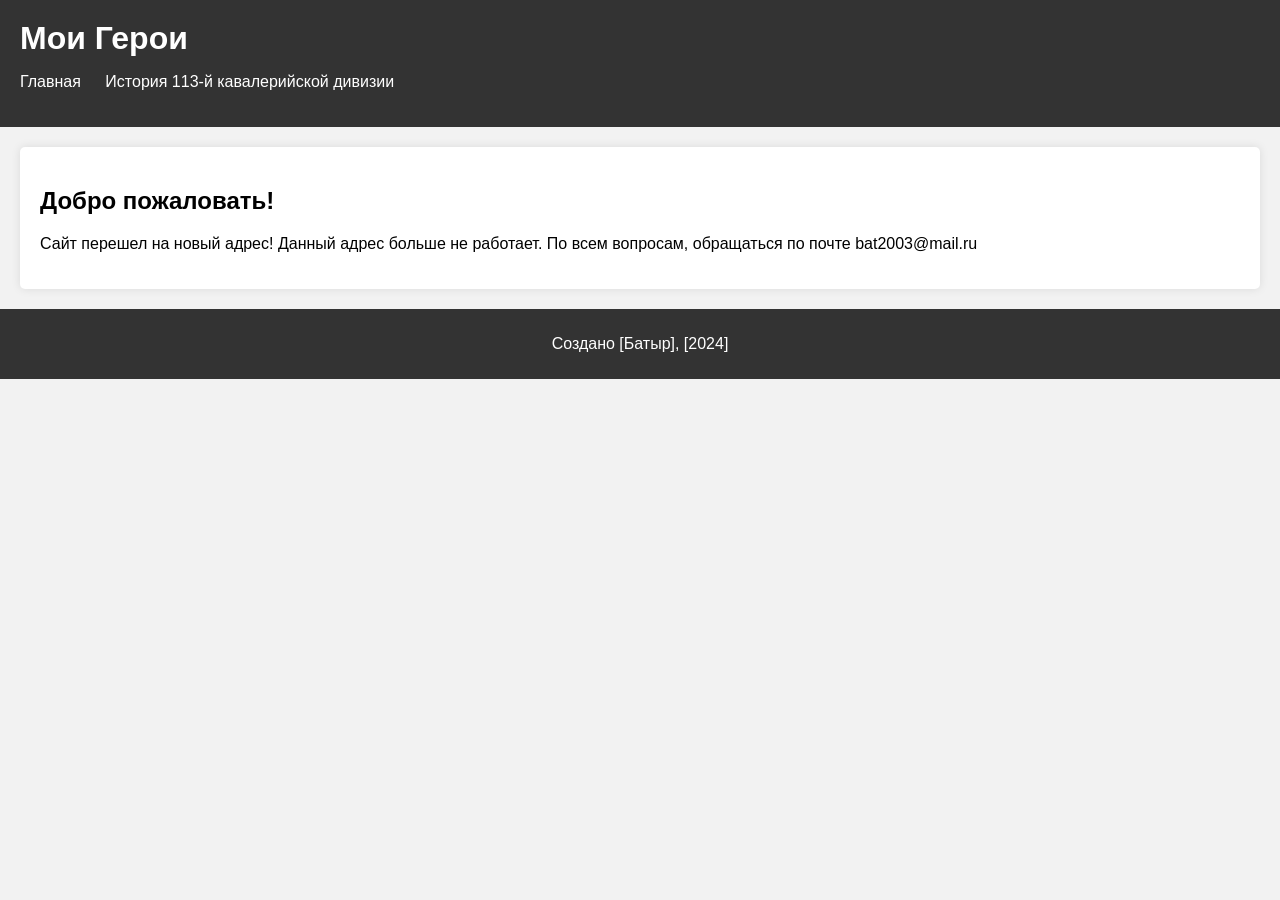
<file: index.html>
<!DOCTYPE html>
<html lang="ru">
<head>
    <meta charset="UTF-8">
    <meta name="viewport" content="width=device-width, initial-scale=1.0">
    <title>Мои Герои - Главная</title>
    <link rel="stylesheet" href="styles.css">
</head>
<body>
    <header>
        <h1>Мои Герои</h1>
        <nav>
            <ul>
                <li><a href="index.html">Главная</a></li>
                <li><a href="history113g.html">История 113-й кавалерийской дивизии</a></li>
            </ul>
        </nav>
    </header>
    <main>
        <section class="intro">
            <h2>Добро пожаловать!</h2>
            <p>Сайт перешел на новый адрес! Данный адрес больше не работает. По всем вопросам, обращаться по почте bat2003@mail.ru</p>
        </section>
        <!-- Здесь может быть дополнительный контент, если нужно -->
    </main>
    <footer>
        <p>Создано [Батыр], [2024]</p>
    </footer>
</body>
</html>
</file>
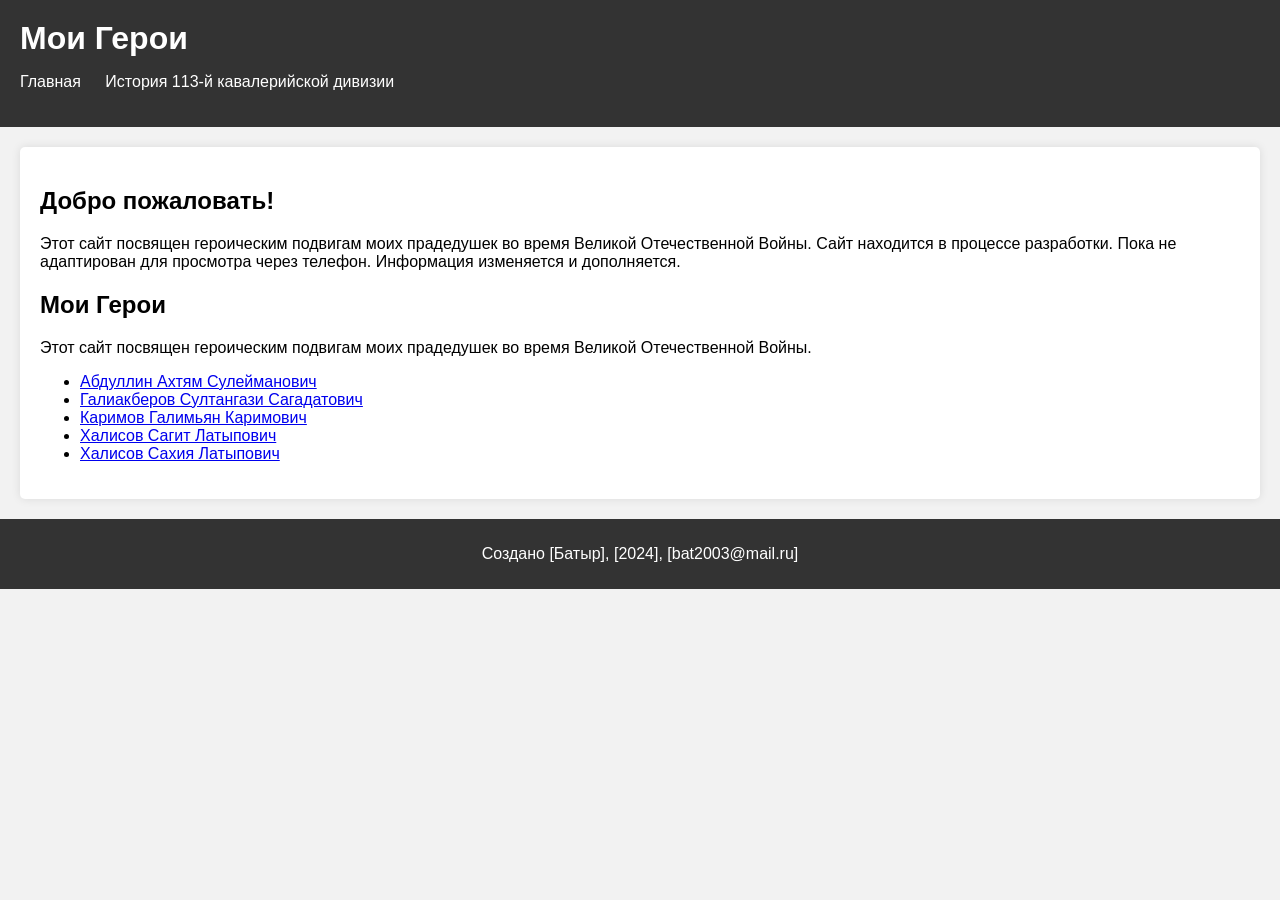
<file: glk.html>
<!DOCTYPE html>
<html lang="ru">
<head>
    <meta charset="UTF-8">
    <meta name="viewport" content="width=device-width, initial-scale=1.0">
    <title>Мои Герои - Главная</title>
    <link rel="stylesheet" href="styles.css">
</head>
<body>
    <header>
        <h1>Мои Герои</h1>
        <nav>
            <ul>
                <li><a href="glk.html">Главная</a></li>
                <li><a href="history113g.html">История 113-й кавалерийской дивизии</a></li>
            </ul>
        </nav>
    </header>
    <main>
        <section class="intro">
            <h2>Добро пожаловать!</h2>
            <p>Этот сайт посвящен героическим подвигам моих прадедушек во время Великой Отечественной Войны. Сайт находится в процессе разработки. Пока не адаптирован для просмотра через телефон. Информация изменяется и дополняется.</p>
            <h2>Мои Герои</h2>
            <p>Этот сайт посвящен героическим подвигам моих прадедушек во время Великой Отечественной Войны.</p>
            <ul>
                <li><a href="soldier6.html">Абдуллин Ахтям Сулейманович</a></li>
                <li><a href="soldier2.html">Галиакберов Султангази Сагадатович</a></li>
                <li><a href="soldier3.html">Каримов Галимьян Каримович</a></li>
                <li><a href="soldier8.html">Халисов Сагит Латыпович</a></li>
                <li><a href="soldier9.html">Халисов Сахия Латыпович</a></li>
            </ul>
        </section>
        <!-- Здесь может быть дополнительный контент, если нужно -->
    </main>
    <footer>
        <p>Создано [Батыр], [2024], [bat2003@mail.ru]</p>
    </footer>
</body>
</html>
</file>
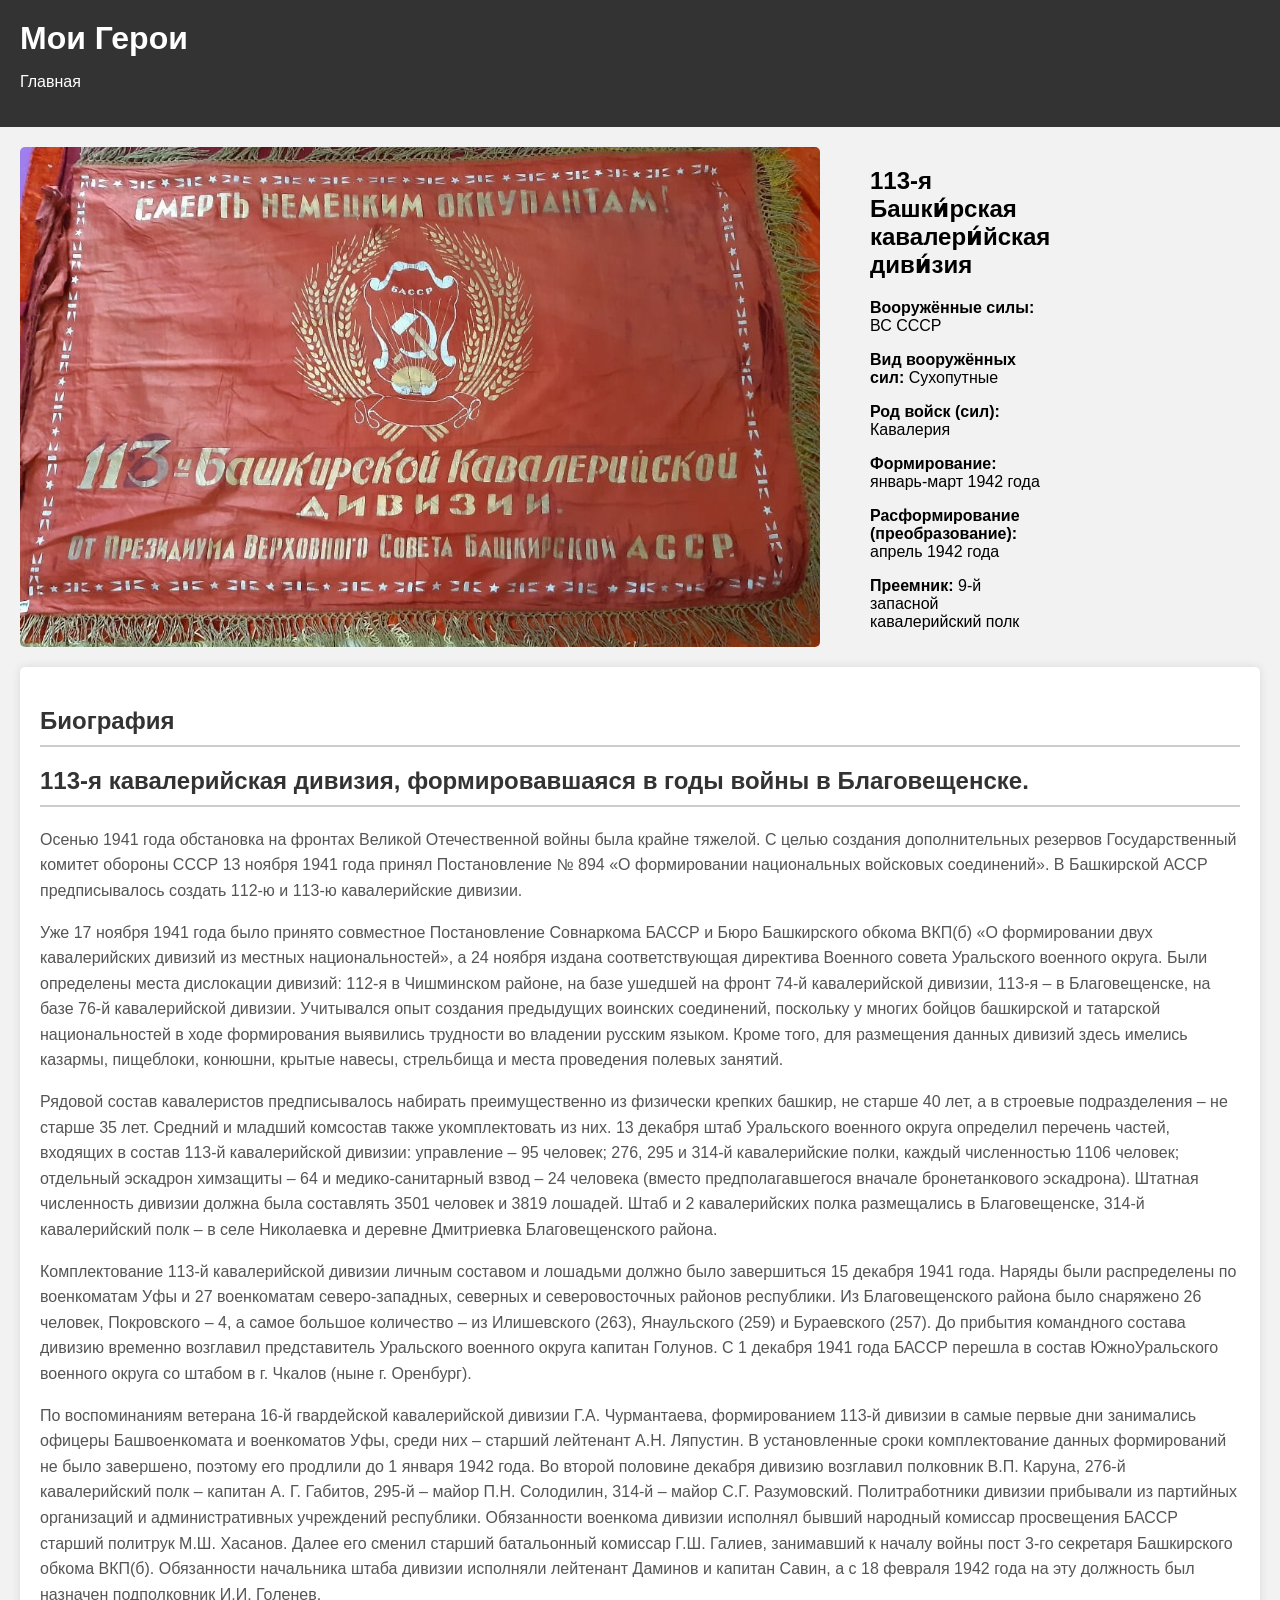
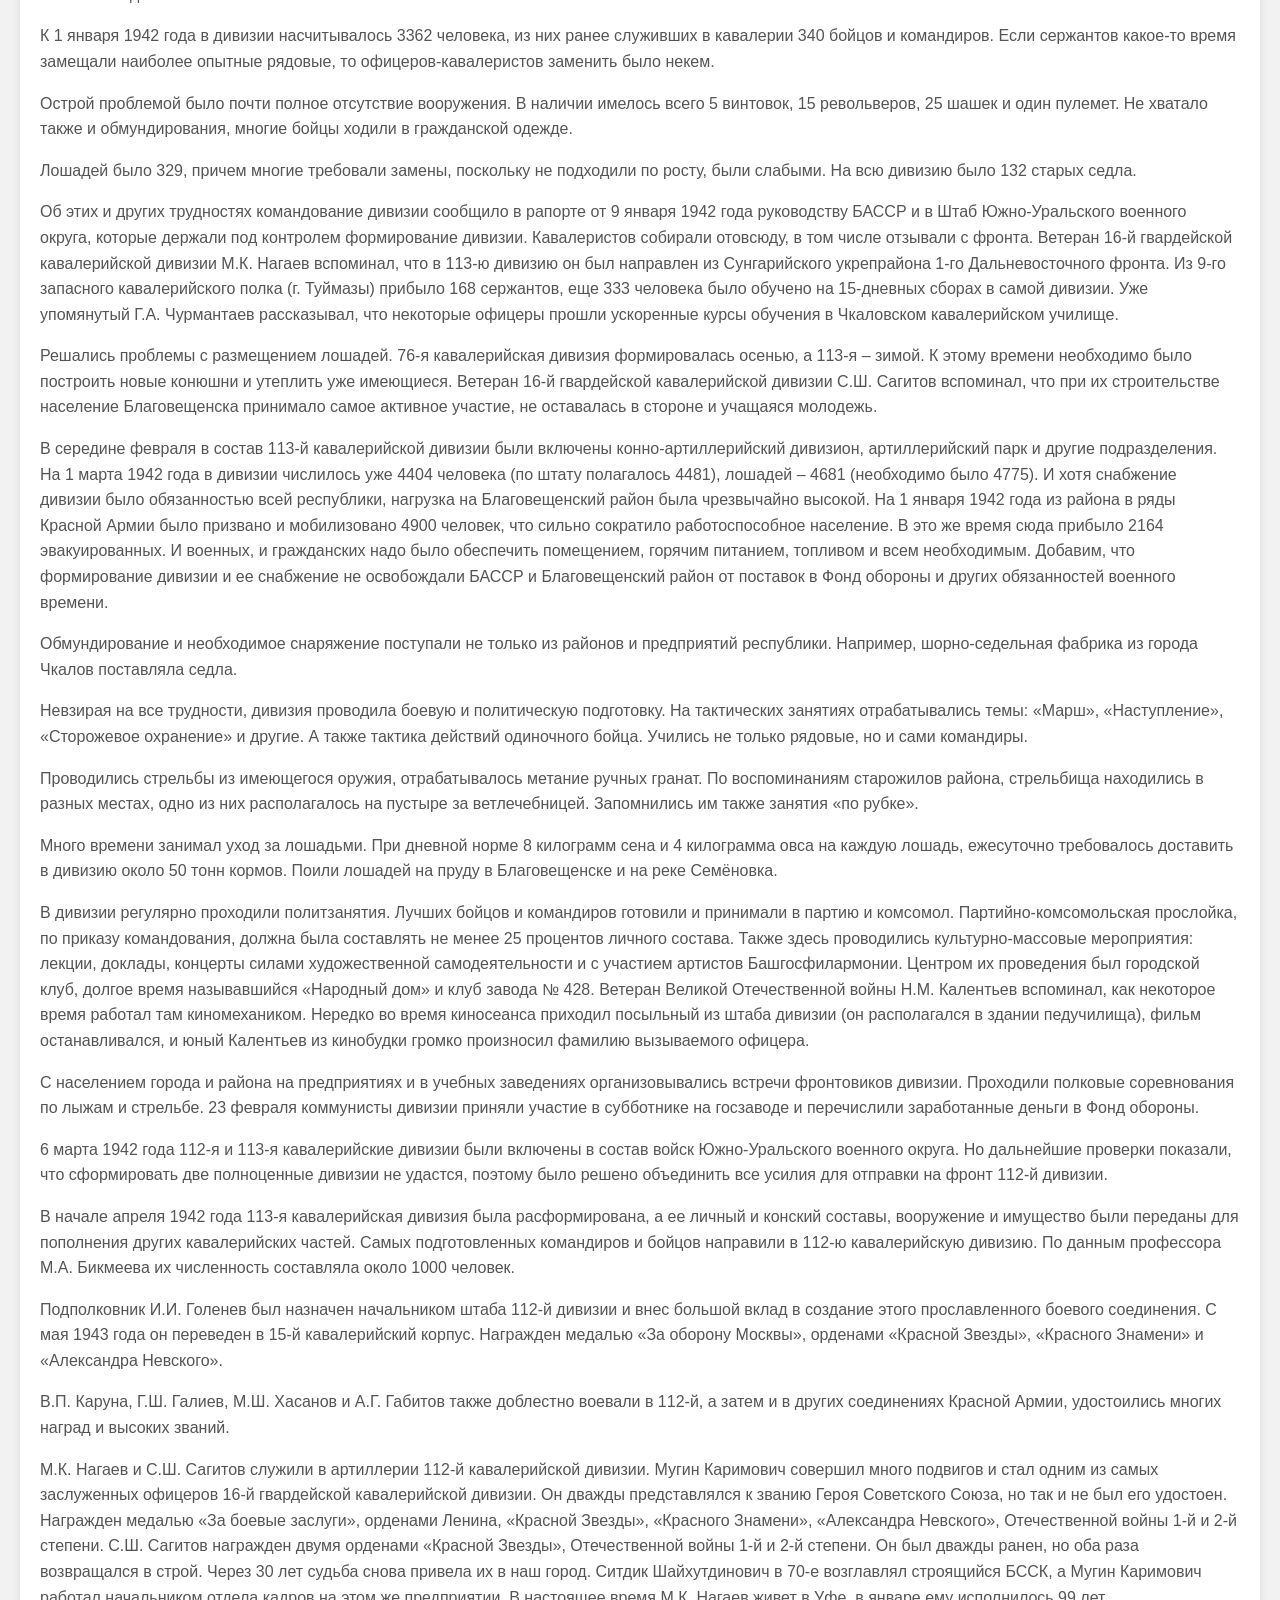
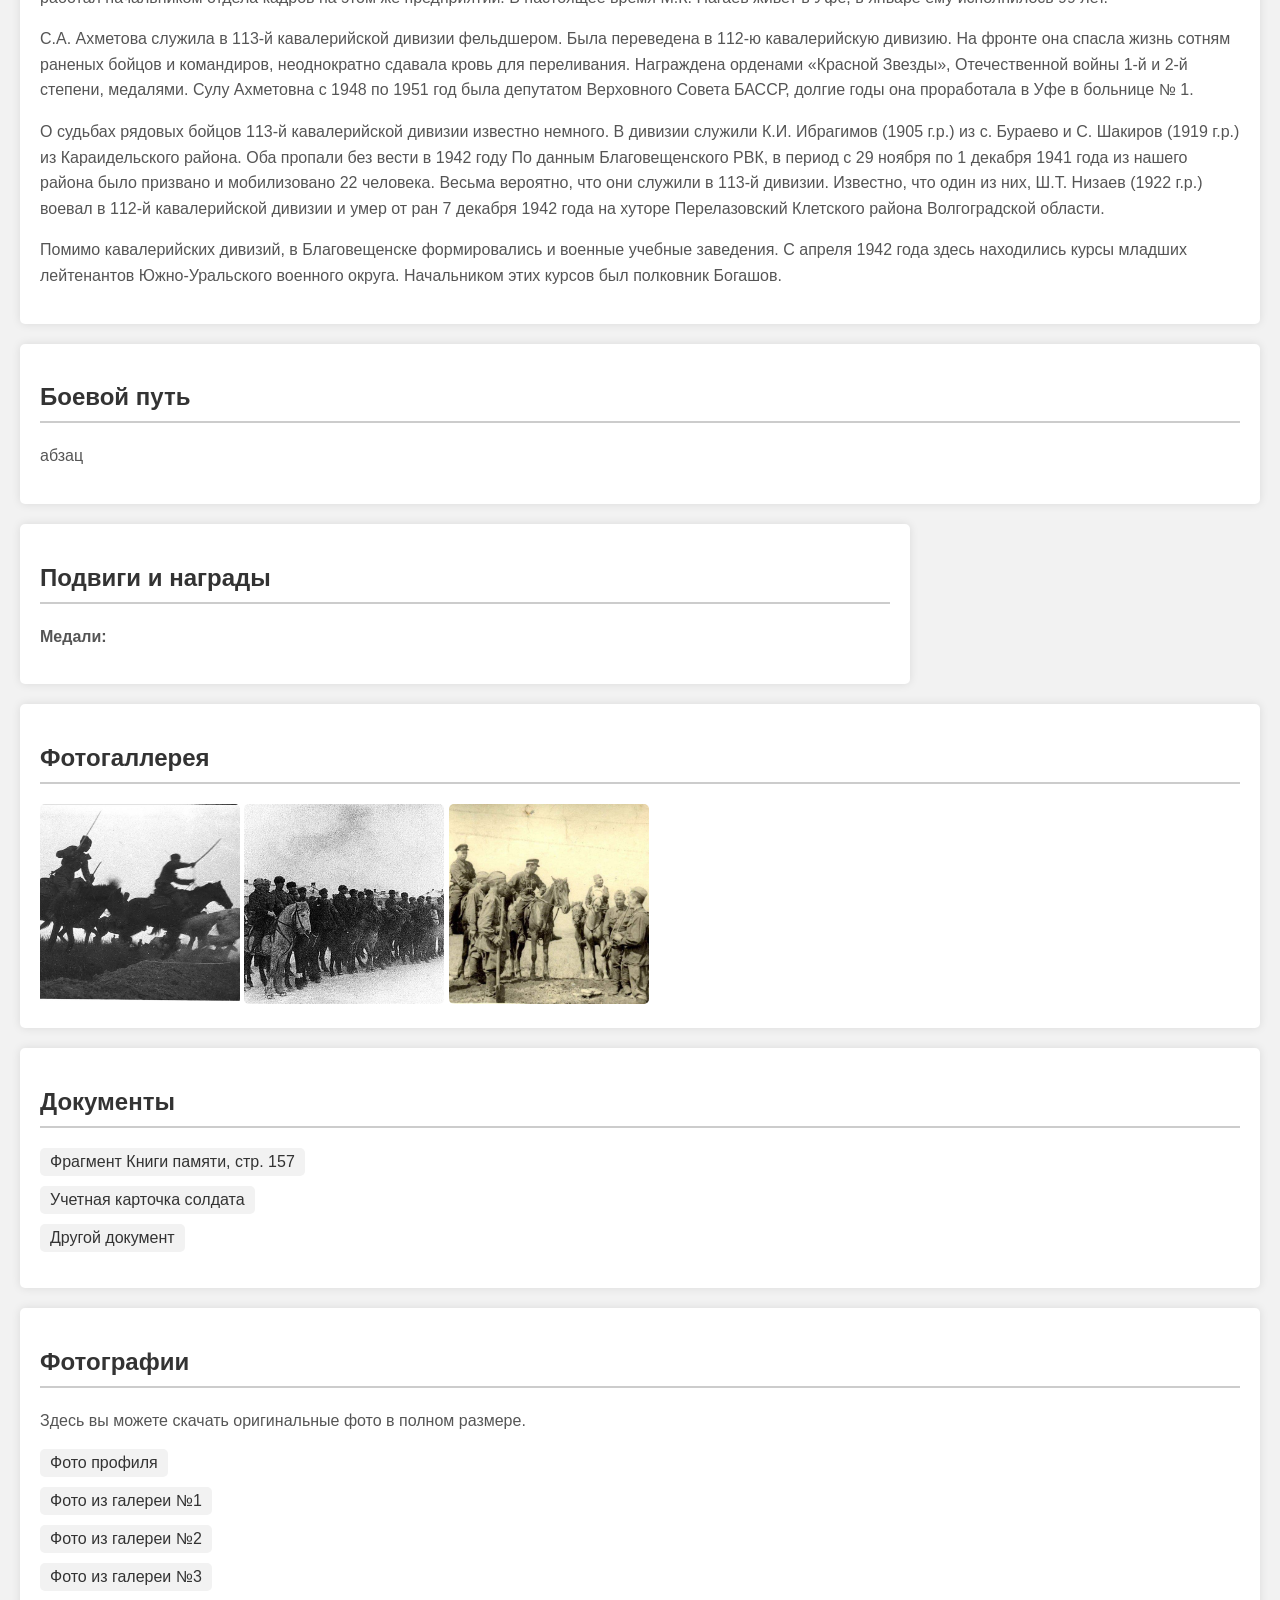
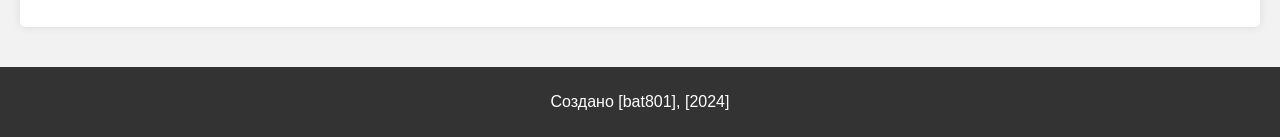
<file: history113.html>
<!DOCTYPE html>
<html lang="ru">
<head>
    <meta charset="UTF-8">
    <meta name="viewport" content="width=device-width, initial-scale=1.0">
    <title>Мои Герои - 113-я Башки́рская кавалери́йская диви́зия</title>
    <link rel="stylesheet" href="styles.css">
    <style>
        /* CSS стили здесь */
    </style>
</head>
<body>
    <header>
        <h1>Мои Герои</h1>
        <nav>
            <ul>
                <li><a href="index.html">Главная</a></li>
                <!-- Добавьте ссылки на других прадедушек -->
            </ul>
        </nav>
    </header>
    <main>
        <section class="division-profile">
            <div class="profile-picture-division">
                <img src="images/banner113.jpg" alt="Знамя дивизиии">
            </div>
            <div class="division-info">
                <h2>113-я Башки́рская кавалери́йская диви́зия</h2>
                <p><strong>Вооружённые силы:</strong> ВС СССР</p>
                <p><strong>Вид вооружённых сил:</strong> Сухопутные</p>
                <p><strong>Род войск (сил):</strong> Кавалерия</p>
                <p><strong>Формирование:</strong> январь-март 1942 года</p>
                <p><strong>Расформирование (преобразование):</strong> апрель 1942 года</p>
                <p><strong>Преемник:</strong> 9‑й запасной кавалерийский полк</p>
            </div>
        </section>
        <section class="biography">
            <h2>Биография</h2>
            <h2>113-я кавалерийская дивизия, формировавшаяся в годы войны в Благовещенске.</h2>
            <p>Осенью 1941 года обстановка на фронтах Великой Отечественной войны была крайне тяжелой. С целью создания дополнительных резервов Государственный комитет обороны СССР 13 ноября 1941 года принял Постановление № 894 «О формировании национальных войсковых соединений». В Башкирской АССР предписывалось создать 112-ю и 113-ю кавалерийские дивизии.</p>
            <p>Уже 17 ноября 1941 года было принято совместное Постановление Совнаркома БАССР и Бюро Башкирского обкома ВКП(б) «О формировании двух кавалерийских дивизий из местных национальностей», а 24 ноября издана соответствующая директива Военного совета Уральского военного округа. Были определены места дислокации дивизий: 112-я в Чишминском районе, на базе ушедшей на фронт 74-й кавалерийской дивизии, 113-я – в Благовещенске, на базе 76-й кавалерийской дивизии. Учитывался опыт создания предыдущих воинских соединений, поскольку у многих бойцов башкирской и татарской национальностей в ходе формирования выявились трудности во владении русским языком. Кроме того, для размещения данных дивизий здесь имелись казармы, пищеблоки, конюшни, крытые навесы, стрельбища и места проведения полевых занятий.</p>
            <p>Рядовой состав кавалеристов предписывалось набирать преимущественно из физически крепких башкир, не старше 40 лет, а в строевые подразделения – не старше 35 лет. Средний и младший комсостав также укомплектовать из них. 13 декабря штаб Уральского военного округа определил перечень частей, входящих в состав 113-й кавалерийской дивизии: управление – 95 человек; 276, 295 и 314-й кавалерийские полки, каждый численностью 1106 человек; отдельный эскадрон химзащиты – 64 и медико-санитарный взвод – 24 человека (вместо предполагавшегося вначале бронетанкового эскадрона). Штатная численность дивизии должна была составлять 3501 человек и 3819 лошадей. Штаб и 2 кавалерийских полка размещались в Благовещенске, 314-й кавалерийский полк – в селе Николаевка и деревне Дмитриевка Благовещенского района.</p>
            <p>Комплектование 113-й кавалерийской дивизии личным составом и лошадьми должно было завершиться 15 декабря 1941 года. Наряды были распределены по военкоматам Уфы и 27 военкоматам северо-западных, северных и северовосточных районов республики. Из Благовещенского района было снаряжено 26 человек, Покровского – 4, а самое большое количество – из Илишевского (263), Янаульского (259) и Бураевского (257). До прибытия командного состава дивизию временно возглавил представитель Уральского военного округа капитан Голунов. С 1 декабря 1941 года БАССР перешла в состав ЮжноУральского военного округа со штабом в г. Чкалов (ныне г. Оренбург).</p>
            <p>По воспоминаниям ветерана 16-й гвардейской кавалерийской дивизии Г.А. Чурмантаева, формированием 113-й дивизии в самые первые дни занимались офицеры Башвоенкомата и военкоматов Уфы, среди них – старший лейтенант А.Н. Ляпустин. В установленные сроки комплектование данных формирований не было завершено, поэтому его продлили до 1 января 1942 года. Во второй половине декабря дивизию возглавил полковник В.П. Каруна, 276-й кавалерийский полк – капитан А. Г. Габитов, 295-й – майор П.Н. Солодилин, 314-й – майор С.Г. Разумовский. Политработники дивизии прибывали из партийных организаций и административных учреждений республики. Обязанности военкома дивизии исполнял бывший народный комиссар просвещения БАССР старший политрук М.Ш. Хасанов. Далее его сменил старший батальонный комиссар Г.Ш. Галиев, занимавший к началу войны пост 3-го секретаря Башкирского обкома ВКП(б). Обязанности начальника штаба дивизии исполняли лейтенант Даминов и капитан Савин, а с 18 февраля 1942 года на эту должность был назначен подполковник И.И. Голенев.</p>
            <p>К 1 января 1942 года в дивизии насчитывалось 3362 человека, из них ранее служивших в кавалерии 340 бойцов и командиров. Если сержантов какое-то время замещали наиболее опытные рядовые, то офицеров-кавалеристов заменить было некем.</p>
            <p>Острой проблемой было почти полное отсутствие вооружения. В наличии имелось всего 5 винтовок, 15 револьверов, 25 шашек и один пулемет. Не хватало также и обмундирования, многие бойцы ходили в гражданской одежде.</p>
            <p>Лошадей было 329, причем многие требовали замены, поскольку не подходили по росту, были слабыми. На всю дивизию было 132 старых седла.</p>
            <p>Об этих и других трудностях командование дивизии сообщило в рапорте от 9 января 1942 года руководству БАССР и в Штаб Южно-Уральского военного округа, которые держали под контролем формирование дивизии. Кавалеристов собирали отовсюду, в том числе отзывали с фронта. Ветеран 16-й гвардейской кавалерийской дивизии М.К. Нагаев вспоминал, что в 113-ю дивизию он был направлен из Сунгарийского укрепрайона 1-го Дальневосточного фронта. Из 9-го запасного кавалерийского полка (г. Туймазы) прибыло 168 сержантов, еще 333 человека было обучено на 15-дневных сборах в самой дивизии. Уже упомянутый Г.А. Чурмантаев рассказывал, что некоторые офицеры прошли ускоренные курсы обучения в Чкаловском кавалерийском училище.</p>
            <p>Решались проблемы с размещением лошадей. 76-я кавалерийская дивизия формировалась осенью, а 113-я – зимой. К этому времени необходимо было построить новые конюшни и утеплить уже имеющиеся. Ветеран 16-й гвардейской кавалерийской дивизии С.Ш. Сагитов вспоминал, что при их строительстве население Благовещенска принимало самое активное участие, не оставалась в стороне и учащаяся молодежь.</p>
            <p>В середине февраля в состав 113-й кавалерийской дивизии были включены конно-артиллерийский дивизион, артиллерийский парк и другие подразделения. На 1 марта 1942 года в дивизии числилось уже 4404 человека (по штату полагалось 4481), лошадей – 4681 (необходимо было 4775). И хотя снабжение дивизии было обязанностью всей республики, нагрузка на Благовещенский район была чрезвычайно высокой. На 1 января 1942 года из района в ряды Красной Армии было призвано и мобилизовано 4900 человек, что сильно сократило работоспособное население. В это же время сюда прибыло 2164 эвакуированных. И военных, и гражданских надо было обеспечить помещением, горячим питанием, топливом и всем необходимым. Добавим, что формирование дивизии и ее снабжение не освобождали БАССР и Благовещенский район от поставок в Фонд обороны и других обязанностей военного времени.</p>
            <p>Обмундирование и необходимое снаряжение поступали не только из районов и предприятий республики. Например, шорно-седельная фабрика из города Чкалов поставляла седла.</p>
            <p>Невзирая на все трудности, дивизия проводила боевую и политическую подготовку. На тактических занятиях отрабатывались темы: «Марш», «Наступление», «Сторожевое охранение» и другие. А также тактика действий одиночного бойца. Учились не только рядовые, но и сами командиры.</p>
            <p>Проводились стрельбы из имеющегося оружия, отрабатывалось метание ручных гранат. По воспоминаниям старожилов района, стрельбища находились в разных местах, одно из них располагалось на пустыре за ветлечебницей. Запомнились им также занятия «по рубке».</p>
            <p>Много времени занимал уход за лошадьми. При дневной норме 8 килограмм сена и 4 килограмма овса на каждую лошадь, ежесуточно требовалось доставить в дивизию около 50 тонн кормов. Поили лошадей на пруду в Благовещенске и на реке Семёновка.</p>
            <p>В дивизии регулярно проходили политзанятия. Лучших бойцов и командиров готовили и принимали в партию и комсомол. Партийно-комсомольская прослойка, по приказу командования, должна была составлять не менее 25 процентов личного состава. Также здесь проводились культурно-массовые мероприятия: лекции, доклады, концерты силами художественной самодеятельности и с участием артистов Башгосфилармонии. Центром их проведения был городской клуб, долгое время называвшийся «Народный дом» и клуб завода № 428. Ветеран Великой Отечественной войны Н.М. Калентьев вспоминал, как некоторое время работал там киномехаником. Нередко во время киносеанса приходил посыльный из штаба дивизии (он располагался в здании педучилища), фильм останавливался, и юный Калентьев из кинобудки громко произносил фамилию вызываемого офицера.</p>
            <p>С населением города и района на предприятиях и в учебных заведениях организовывались встречи фронтовиков дивизии. Проходили полковые соревнования по лыжам и стрельбе. 23 февраля коммунисты дивизии приняли участие в субботнике на госзаводе и перечислили заработанные деньги в Фонд обороны.</p>
            <p>6 марта 1942 года 112-я и 113-я кавалерийские дивизии были включены в состав войск Южно-Уральского военного округа. Но дальнейшие проверки показали, что сформировать две полноценные дивизии не удастся, поэтому было решено объединить все усилия для отправки на фронт 112-й дивизии.</p>
            <p>В начале апреля 1942 года 113-я кавалерийская дивизия была расформирована, а ее личный и конский составы, вооружение и имущество были переданы для пополнения других кавалерийских частей. Самых подготовленных командиров и бойцов направили в 112-ю кавалерийскую дивизию. По данным профессора М.А. Бикмеева их численность составляла около 1000 человек.</p>
            <p>Подполковник И.И. Голенев был назначен начальником штаба 112-й дивизии и внес большой вклад в создание этого прославленного боевого соединения. С мая 1943 года он переведен в 15-й кавалерийский корпус. Награжден медалью «За оборону Москвы», орденами «Красной Звезды», «Красного Знамени» и «Александра Невского».</p>
            <p>В.П. Каруна, Г.Ш. Галиев, М.Ш. Хасанов и А.Г. Габитов также доблестно воевали в 112-й, а затем и в других соединениях Красной Армии, удостоились многих наград и высоких званий.</p>
            <p>М.К. Нагаев и С.Ш. Сагитов служили в артиллерии 112-й кавалерийской дивизии. Мугин Каримович совершил много подвигов и стал одним из самых заслуженных офицеров 16-й гвардейской кавалерийской дивизии. Он дважды представлялся к званию Героя Советского Союза, но так и не был его удостоен. Награжден медалью «За боевые заслуги», орденами Ленина, «Красной Звезды», «Красного Знамени», «Александра Невского», Отечественной войны 1-й и 2-й степени. С.Ш. Сагитов награжден двумя орденами «Красной Звезды», Отечественной войны 1-й и 2-й степени. Он был дважды ранен, но оба раза возвращался в строй. Через 30 лет судьба снова привела их в наш город. Ситдик Шайхутдинович в 70-е возглавлял строящийся БССК, а Мугин Каримович работал начальником отдела кадров на этом же предприятии. В настоящее время М.К. Нагаев живет в Уфе, в январе ему исполнилось 99 лет.</p>
            <p>С.А. Ахметова служила в 113-й кавалерийской дивизии фельдшером. Была переведена в 112-ю кавалерийскую дивизию. На фронте она спасла жизнь сотням раненых бойцов и командиров, неоднократно сдавала кровь для переливания. Награждена орденами «Красной Звезды», Отечественной войны 1-й и 2-й степени, медалями. Сулу Ахметовна с 1948 по 1951 год была депутатом Верховного Совета БАССР, долгие годы она проработала в Уфе в больнице № 1.</p>
            <p>О судьбах рядовых бойцов 113-й кавалерийской дивизии известно немного. В дивизии служили К.И. Ибрагимов (1905 г.р.) из с. Бураево и С. Шакиров (1919 г.р.) из Караидельского района. Оба пропали без вести в 1942 году По данным Благовещенского РВК, в период с 29 ноября по 1 декабря 1941 года из нашего района было призвано и мобилизовано 22 человека. Весьма вероятно, что они служили в 113-й дивизии. Известно, что один из них, Ш.Т. Низаев (1922 г.р.) воевал в 112-й кавалерийской дивизии и умер от ран 7 декабря 1942 года на хуторе Перелазовский Клетского района Волгоградской области.</p>
            <p>Помимо кавалерийских дивизий, в Благовещенске формировались и военные учебные заведения. С апреля 1942 года здесь находились курсы младших лейтенантов Южно-Уральского военного округа. Начальником этих курсов был полковник Богашов.</p>
        </section>
	<section class="warpath">
    		<h2>Боевой путь</h2>
    		<p>абзац</p>
	</section>

	<section class="achievements">
            <h2>Подвиги и награды</h2>
            <p><strong>Медали:</strong> </p>
        </section>
        
        <section class="photos">
            <h2>Фотогаллерея</h2>
            <div class="photo-gallery">
                <a href="images/division1_image1.jpg" target="_blank">
                    <img src="images/division1_image1.jpg" alt="Фотография 1">
                </a>
                <a href="images/division1_image2.jpg" target="_blank">
                    <img src="images/division1_image2.jpg" alt="Фотография 2">
                </a>
                <a href="images/division1_image2.jpg" target="_blank">
                    <img src="images/division1_image3.jpg" alt="Фотография 3">
                </a>
                <!-- Добавьте другие фотографии с такой же структурой -->
            </div>
        </section>
        <section class="documents">
            <h2>Документы</h2>
            <ul>
                <li><a href="documents/division1_doc1.pdf" download>Фрагмент Книги памяти, стр. 157</a></li>
                <li><a href="documents/division1_doc2.pdf" download>Учетная карточка солдата</a></li>
                <li><a href="documents/division1_doc3.pdf" download>Другой документ</a></li>
                <!-- Добавьте другие документы с такой же структурой -->
            </ul>
        </section>
        <section class="photos_download">
            <h2>Фотографии</h2>
            <p>Здесь вы можете скачать оригинальные фото в полном размере.</p>
            <ul>
                <li><a href="images/division1.png" download>Фото профиля</a></li>
                <li><a href="images/division1_image1.jpg" download>Фото из галереи №1 </a></li>
                <li><a href="images/division1_image2.jpg" download>Фото из галереи №2</a></li>
                <li><a href="images/division1_image3.jpg" download>Фото из галереи №3</a></li>
                <!-- Добавьте другие документы с такой же структурой -->
            </ul>
        </section>
    </main>
    <footer>
        <p>Создано [bat801], [2024]</p>
    </footer>
    <script src="script.js"></script>
</body>
</html>
</file>
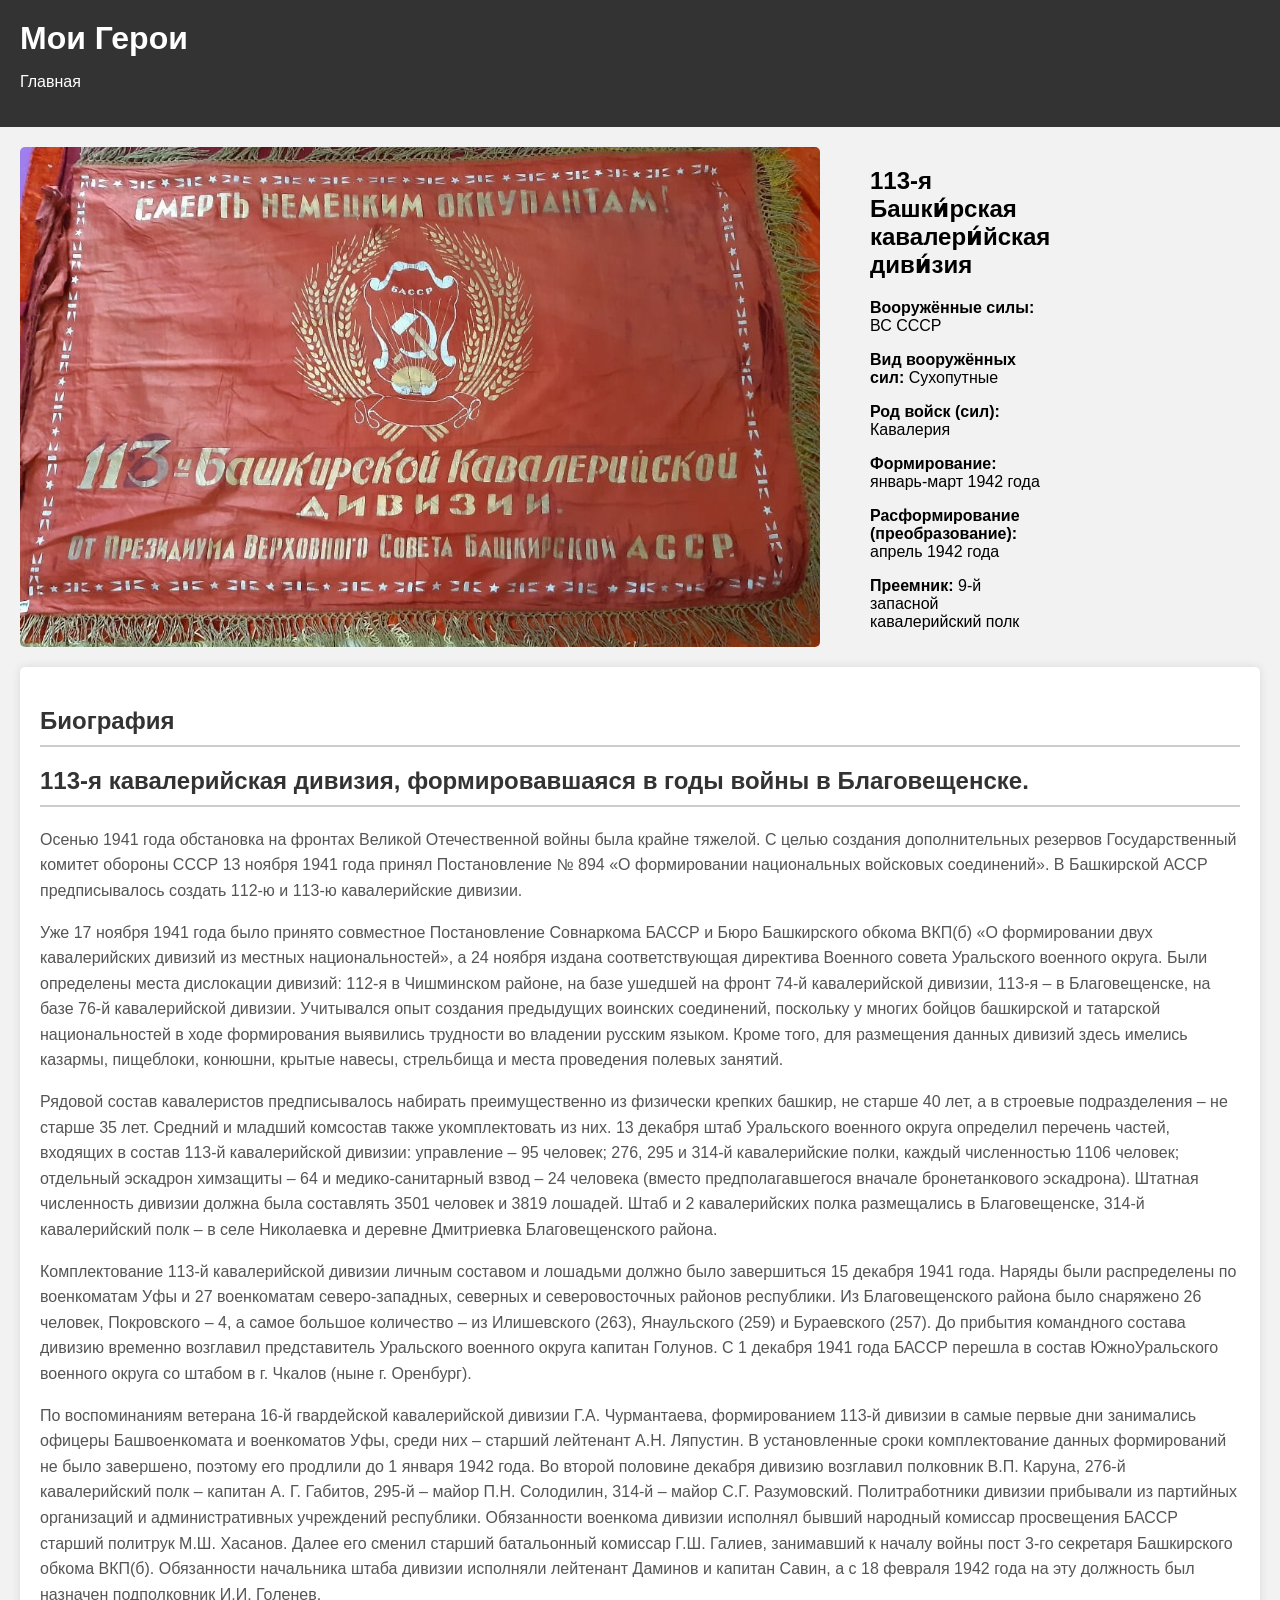
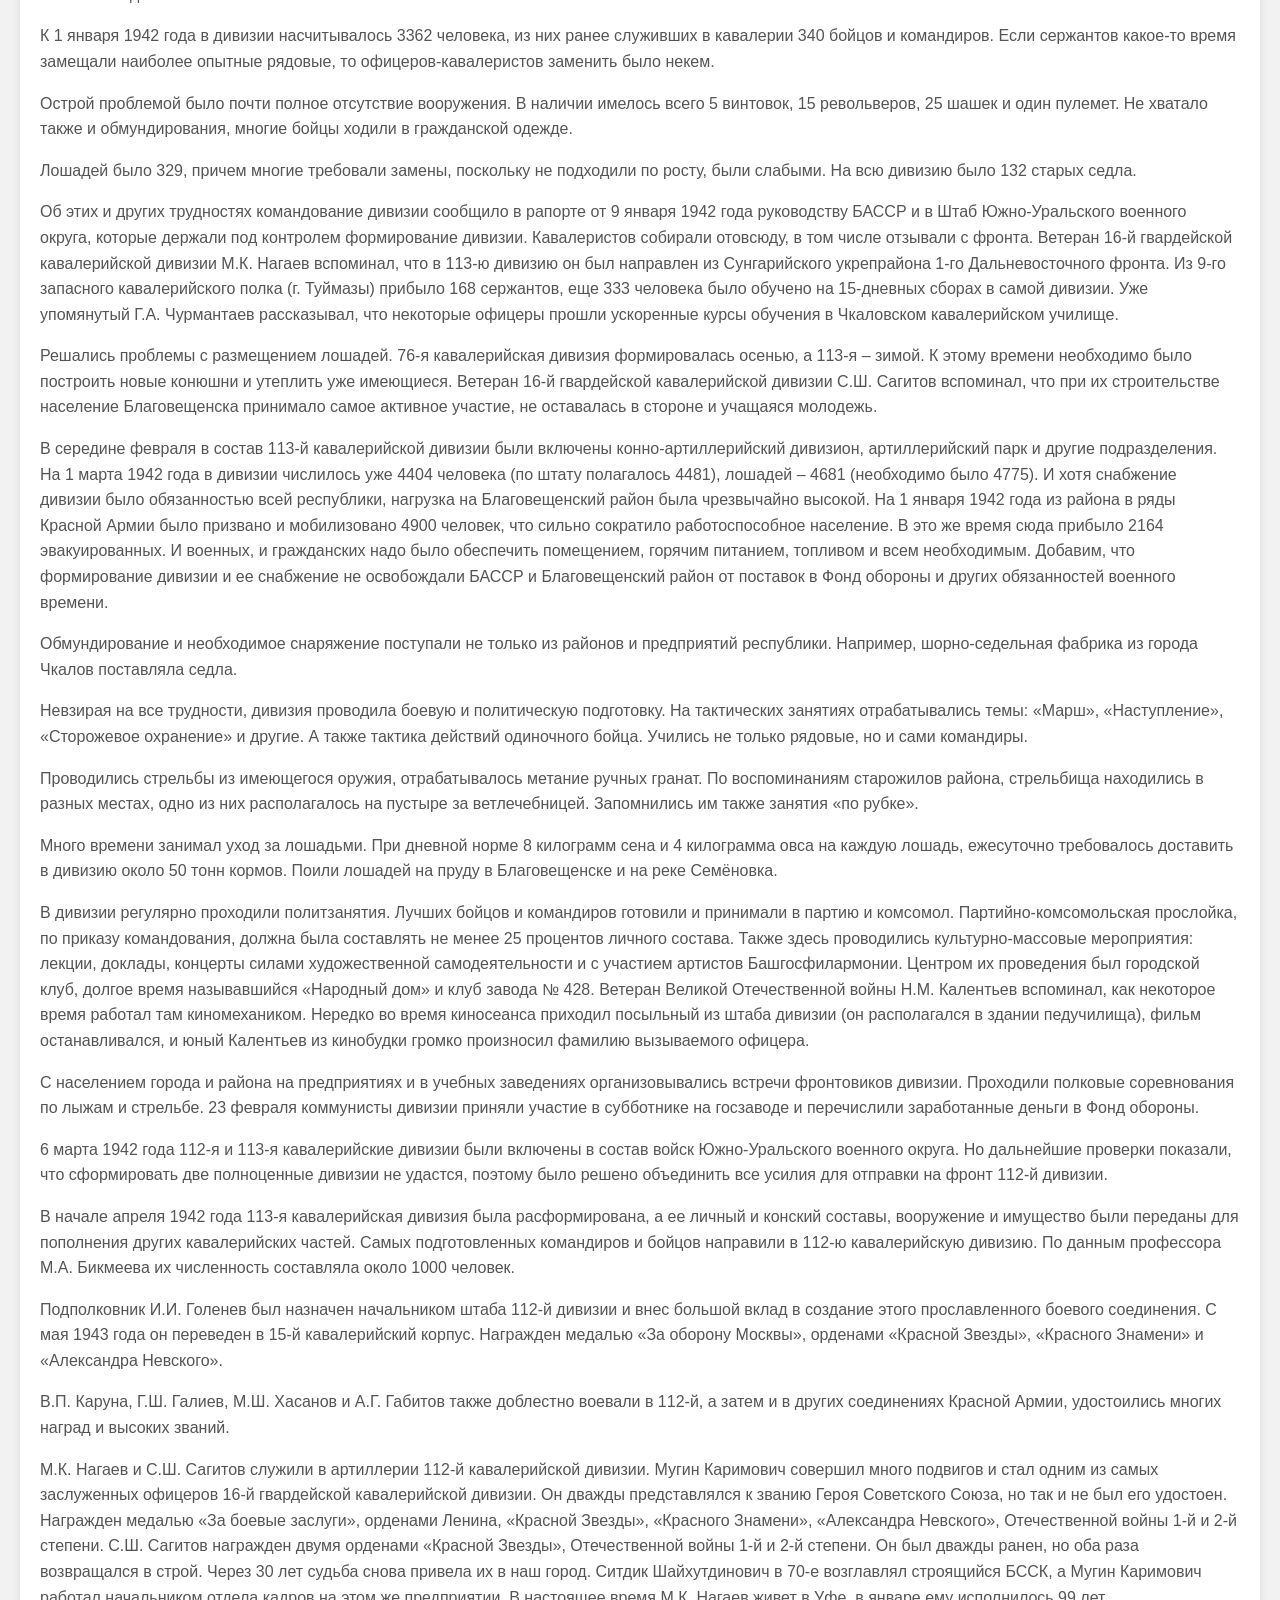
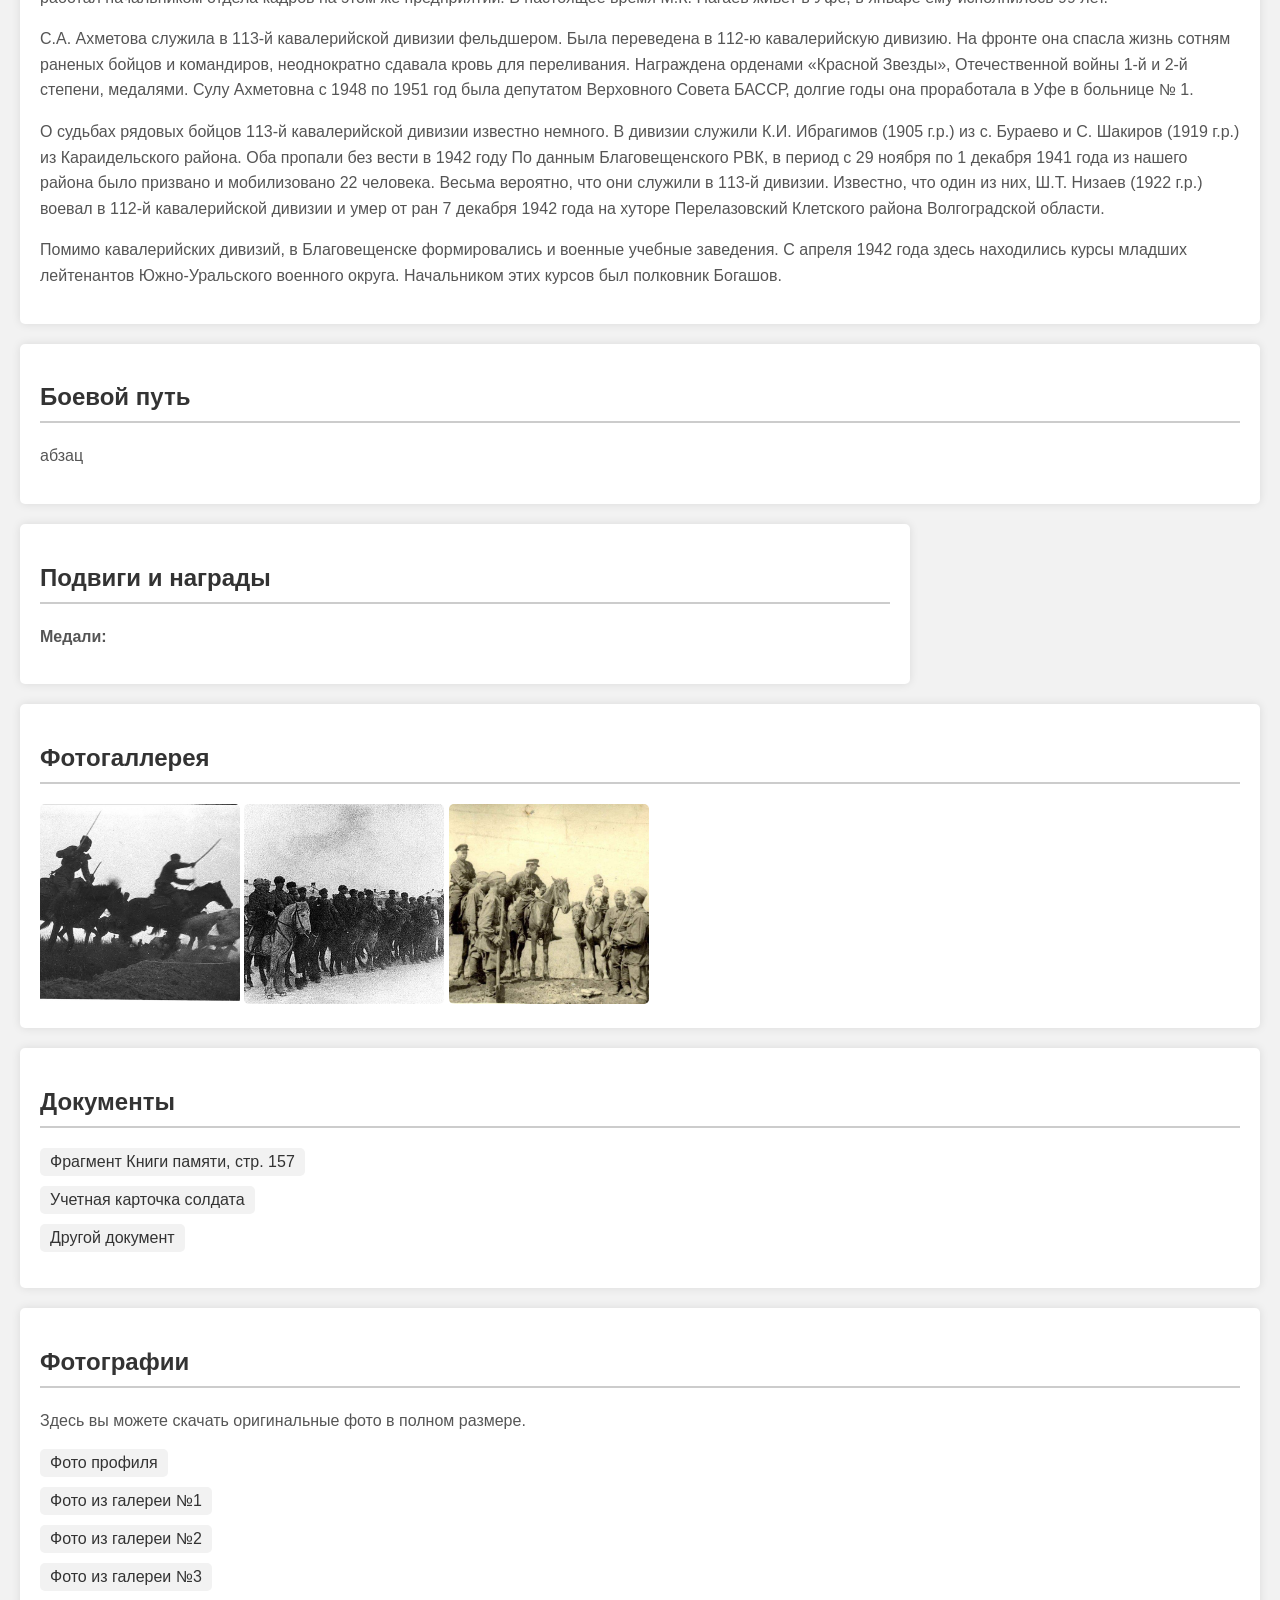
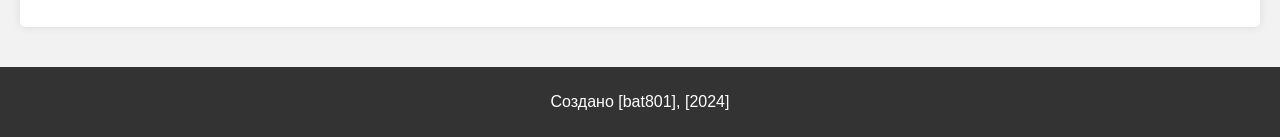
<file: history113g.html>
<!DOCTYPE html>
<html lang="ru">
<head>
    <meta charset="UTF-8">
    <meta name="viewport" content="width=device-width, initial-scale=1.0">
    <title>Мои Герои - 113-я Башки́рская кавалери́йская диви́зия</title>
    <link rel="stylesheet" href="styles.css">
    <style>
        /* CSS стили здесь */
    </style>
</head>
<body>
    <header>
        <h1>Мои Герои</h1>
        <nav>
            <ul>
                <li><a href="glk.html">Главная</a></li>
                <!-- Добавьте ссылки на других прадедушек -->
            </ul>
        </nav>
    </header>
    <main>
        <section class="division-profile">
            <div class="profile-picture-division">
                <img src="images/banner113.jpg" alt="Знамя дивизиии">
            </div>
            <div class="division-info">
                <h2>113-я Башки́рская кавалери́йская диви́зия</h2>
                <p><strong>Вооружённые силы:</strong> ВС СССР</p>
                <p><strong>Вид вооружённых сил:</strong> Сухопутные</p>
                <p><strong>Род войск (сил):</strong> Кавалерия</p>
                <p><strong>Формирование:</strong> январь-март 1942 года</p>
                <p><strong>Расформирование (преобразование):</strong> апрель 1942 года</p>
                <p><strong>Преемник:</strong> 9‑й запасной кавалерийский полк</p>
            </div>
        </section>
        <section class="biography">
            <h2>Биография</h2>
            <h2>113-я кавалерийская дивизия, формировавшаяся в годы войны в Благовещенске.</h2>
            <p>Осенью 1941 года обстановка на фронтах Великой Отечественной войны была крайне тяжелой. С целью создания дополнительных резервов Государственный комитет обороны СССР 13 ноября 1941 года принял Постановление № 894 «О формировании национальных войсковых соединений». В Башкирской АССР предписывалось создать 112-ю и 113-ю кавалерийские дивизии.</p>
            <p>Уже 17 ноября 1941 года было принято совместное Постановление Совнаркома БАССР и Бюро Башкирского обкома ВКП(б) «О формировании двух кавалерийских дивизий из местных национальностей», а 24 ноября издана соответствующая директива Военного совета Уральского военного округа. Были определены места дислокации дивизий: 112-я в Чишминском районе, на базе ушедшей на фронт 74-й кавалерийской дивизии, 113-я – в Благовещенске, на базе 76-й кавалерийской дивизии. Учитывался опыт создания предыдущих воинских соединений, поскольку у многих бойцов башкирской и татарской национальностей в ходе формирования выявились трудности во владении русским языком. Кроме того, для размещения данных дивизий здесь имелись казармы, пищеблоки, конюшни, крытые навесы, стрельбища и места проведения полевых занятий.</p>
            <p>Рядовой состав кавалеристов предписывалось набирать преимущественно из физически крепких башкир, не старше 40 лет, а в строевые подразделения – не старше 35 лет. Средний и младший комсостав также укомплектовать из них. 13 декабря штаб Уральского военного округа определил перечень частей, входящих в состав 113-й кавалерийской дивизии: управление – 95 человек; 276, 295 и 314-й кавалерийские полки, каждый численностью 1106 человек; отдельный эскадрон химзащиты – 64 и медико-санитарный взвод – 24 человека (вместо предполагавшегося вначале бронетанкового эскадрона). Штатная численность дивизии должна была составлять 3501 человек и 3819 лошадей. Штаб и 2 кавалерийских полка размещались в Благовещенске, 314-й кавалерийский полк – в селе Николаевка и деревне Дмитриевка Благовещенского района.</p>
            <p>Комплектование 113-й кавалерийской дивизии личным составом и лошадьми должно было завершиться 15 декабря 1941 года. Наряды были распределены по военкоматам Уфы и 27 военкоматам северо-западных, северных и северовосточных районов республики. Из Благовещенского района было снаряжено 26 человек, Покровского – 4, а самое большое количество – из Илишевского (263), Янаульского (259) и Бураевского (257). До прибытия командного состава дивизию временно возглавил представитель Уральского военного округа капитан Голунов. С 1 декабря 1941 года БАССР перешла в состав ЮжноУральского военного округа со штабом в г. Чкалов (ныне г. Оренбург).</p>
            <p>По воспоминаниям ветерана 16-й гвардейской кавалерийской дивизии Г.А. Чурмантаева, формированием 113-й дивизии в самые первые дни занимались офицеры Башвоенкомата и военкоматов Уфы, среди них – старший лейтенант А.Н. Ляпустин. В установленные сроки комплектование данных формирований не было завершено, поэтому его продлили до 1 января 1942 года. Во второй половине декабря дивизию возглавил полковник В.П. Каруна, 276-й кавалерийский полк – капитан А. Г. Габитов, 295-й – майор П.Н. Солодилин, 314-й – майор С.Г. Разумовский. Политработники дивизии прибывали из партийных организаций и административных учреждений республики. Обязанности военкома дивизии исполнял бывший народный комиссар просвещения БАССР старший политрук М.Ш. Хасанов. Далее его сменил старший батальонный комиссар Г.Ш. Галиев, занимавший к началу войны пост 3-го секретаря Башкирского обкома ВКП(б). Обязанности начальника штаба дивизии исполняли лейтенант Даминов и капитан Савин, а с 18 февраля 1942 года на эту должность был назначен подполковник И.И. Голенев.</p>
            <p>К 1 января 1942 года в дивизии насчитывалось 3362 человека, из них ранее служивших в кавалерии 340 бойцов и командиров. Если сержантов какое-то время замещали наиболее опытные рядовые, то офицеров-кавалеристов заменить было некем.</p>
            <p>Острой проблемой было почти полное отсутствие вооружения. В наличии имелось всего 5 винтовок, 15 револьверов, 25 шашек и один пулемет. Не хватало также и обмундирования, многие бойцы ходили в гражданской одежде.</p>
            <p>Лошадей было 329, причем многие требовали замены, поскольку не подходили по росту, были слабыми. На всю дивизию было 132 старых седла.</p>
            <p>Об этих и других трудностях командование дивизии сообщило в рапорте от 9 января 1942 года руководству БАССР и в Штаб Южно-Уральского военного округа, которые держали под контролем формирование дивизии. Кавалеристов собирали отовсюду, в том числе отзывали с фронта. Ветеран 16-й гвардейской кавалерийской дивизии М.К. Нагаев вспоминал, что в 113-ю дивизию он был направлен из Сунгарийского укрепрайона 1-го Дальневосточного фронта. Из 9-го запасного кавалерийского полка (г. Туймазы) прибыло 168 сержантов, еще 333 человека было обучено на 15-дневных сборах в самой дивизии. Уже упомянутый Г.А. Чурмантаев рассказывал, что некоторые офицеры прошли ускоренные курсы обучения в Чкаловском кавалерийском училище.</p>
            <p>Решались проблемы с размещением лошадей. 76-я кавалерийская дивизия формировалась осенью, а 113-я – зимой. К этому времени необходимо было построить новые конюшни и утеплить уже имеющиеся. Ветеран 16-й гвардейской кавалерийской дивизии С.Ш. Сагитов вспоминал, что при их строительстве население Благовещенска принимало самое активное участие, не оставалась в стороне и учащаяся молодежь.</p>
            <p>В середине февраля в состав 113-й кавалерийской дивизии были включены конно-артиллерийский дивизион, артиллерийский парк и другие подразделения. На 1 марта 1942 года в дивизии числилось уже 4404 человека (по штату полагалось 4481), лошадей – 4681 (необходимо было 4775). И хотя снабжение дивизии было обязанностью всей республики, нагрузка на Благовещенский район была чрезвычайно высокой. На 1 января 1942 года из района в ряды Красной Армии было призвано и мобилизовано 4900 человек, что сильно сократило работоспособное население. В это же время сюда прибыло 2164 эвакуированных. И военных, и гражданских надо было обеспечить помещением, горячим питанием, топливом и всем необходимым. Добавим, что формирование дивизии и ее снабжение не освобождали БАССР и Благовещенский район от поставок в Фонд обороны и других обязанностей военного времени.</p>
            <p>Обмундирование и необходимое снаряжение поступали не только из районов и предприятий республики. Например, шорно-седельная фабрика из города Чкалов поставляла седла.</p>
            <p>Невзирая на все трудности, дивизия проводила боевую и политическую подготовку. На тактических занятиях отрабатывались темы: «Марш», «Наступление», «Сторожевое охранение» и другие. А также тактика действий одиночного бойца. Учились не только рядовые, но и сами командиры.</p>
            <p>Проводились стрельбы из имеющегося оружия, отрабатывалось метание ручных гранат. По воспоминаниям старожилов района, стрельбища находились в разных местах, одно из них располагалось на пустыре за ветлечебницей. Запомнились им также занятия «по рубке».</p>
            <p>Много времени занимал уход за лошадьми. При дневной норме 8 килограмм сена и 4 килограмма овса на каждую лошадь, ежесуточно требовалось доставить в дивизию около 50 тонн кормов. Поили лошадей на пруду в Благовещенске и на реке Семёновка.</p>
            <p>В дивизии регулярно проходили политзанятия. Лучших бойцов и командиров готовили и принимали в партию и комсомол. Партийно-комсомольская прослойка, по приказу командования, должна была составлять не менее 25 процентов личного состава. Также здесь проводились культурно-массовые мероприятия: лекции, доклады, концерты силами художественной самодеятельности и с участием артистов Башгосфилармонии. Центром их проведения был городской клуб, долгое время называвшийся «Народный дом» и клуб завода № 428. Ветеран Великой Отечественной войны Н.М. Калентьев вспоминал, как некоторое время работал там киномехаником. Нередко во время киносеанса приходил посыльный из штаба дивизии (он располагался в здании педучилища), фильм останавливался, и юный Калентьев из кинобудки громко произносил фамилию вызываемого офицера.</p>
            <p>С населением города и района на предприятиях и в учебных заведениях организовывались встречи фронтовиков дивизии. Проходили полковые соревнования по лыжам и стрельбе. 23 февраля коммунисты дивизии приняли участие в субботнике на госзаводе и перечислили заработанные деньги в Фонд обороны.</p>
            <p>6 марта 1942 года 112-я и 113-я кавалерийские дивизии были включены в состав войск Южно-Уральского военного округа. Но дальнейшие проверки показали, что сформировать две полноценные дивизии не удастся, поэтому было решено объединить все усилия для отправки на фронт 112-й дивизии.</p>
            <p>В начале апреля 1942 года 113-я кавалерийская дивизия была расформирована, а ее личный и конский составы, вооружение и имущество были переданы для пополнения других кавалерийских частей. Самых подготовленных командиров и бойцов направили в 112-ю кавалерийскую дивизию. По данным профессора М.А. Бикмеева их численность составляла около 1000 человек.</p>
            <p>Подполковник И.И. Голенев был назначен начальником штаба 112-й дивизии и внес большой вклад в создание этого прославленного боевого соединения. С мая 1943 года он переведен в 15-й кавалерийский корпус. Награжден медалью «За оборону Москвы», орденами «Красной Звезды», «Красного Знамени» и «Александра Невского».</p>
            <p>В.П. Каруна, Г.Ш. Галиев, М.Ш. Хасанов и А.Г. Габитов также доблестно воевали в 112-й, а затем и в других соединениях Красной Армии, удостоились многих наград и высоких званий.</p>
            <p>М.К. Нагаев и С.Ш. Сагитов служили в артиллерии 112-й кавалерийской дивизии. Мугин Каримович совершил много подвигов и стал одним из самых заслуженных офицеров 16-й гвардейской кавалерийской дивизии. Он дважды представлялся к званию Героя Советского Союза, но так и не был его удостоен. Награжден медалью «За боевые заслуги», орденами Ленина, «Красной Звезды», «Красного Знамени», «Александра Невского», Отечественной войны 1-й и 2-й степени. С.Ш. Сагитов награжден двумя орденами «Красной Звезды», Отечественной войны 1-й и 2-й степени. Он был дважды ранен, но оба раза возвращался в строй. Через 30 лет судьба снова привела их в наш город. Ситдик Шайхутдинович в 70-е возглавлял строящийся БССК, а Мугин Каримович работал начальником отдела кадров на этом же предприятии. В настоящее время М.К. Нагаев живет в Уфе, в январе ему исполнилось 99 лет.</p>
            <p>С.А. Ахметова служила в 113-й кавалерийской дивизии фельдшером. Была переведена в 112-ю кавалерийскую дивизию. На фронте она спасла жизнь сотням раненых бойцов и командиров, неоднократно сдавала кровь для переливания. Награждена орденами «Красной Звезды», Отечественной войны 1-й и 2-й степени, медалями. Сулу Ахметовна с 1948 по 1951 год была депутатом Верховного Совета БАССР, долгие годы она проработала в Уфе в больнице № 1.</p>
            <p>О судьбах рядовых бойцов 113-й кавалерийской дивизии известно немного. В дивизии служили К.И. Ибрагимов (1905 г.р.) из с. Бураево и С. Шакиров (1919 г.р.) из Караидельского района. Оба пропали без вести в 1942 году По данным Благовещенского РВК, в период с 29 ноября по 1 декабря 1941 года из нашего района было призвано и мобилизовано 22 человека. Весьма вероятно, что они служили в 113-й дивизии. Известно, что один из них, Ш.Т. Низаев (1922 г.р.) воевал в 112-й кавалерийской дивизии и умер от ран 7 декабря 1942 года на хуторе Перелазовский Клетского района Волгоградской области.</p>
            <p>Помимо кавалерийских дивизий, в Благовещенске формировались и военные учебные заведения. С апреля 1942 года здесь находились курсы младших лейтенантов Южно-Уральского военного округа. Начальником этих курсов был полковник Богашов.</p>
        </section>
	<section class="warpath">
    		<h2>Боевой путь</h2>
    		<p>абзац</p>
	</section>

	<section class="achievements">
            <h2>Подвиги и награды</h2>
            <p><strong>Медали:</strong> </p>
        </section>
        
        <section class="photos">
            <h2>Фотогаллерея</h2>
            <div class="photo-gallery">
                <a href="images/division1_image1.jpg" target="_blank">
                    <img src="images/division1_image1.jpg" alt="Фотография 1">
                </a>
                <a href="images/division1_image2.jpg" target="_blank">
                    <img src="images/division1_image2.jpg" alt="Фотография 2">
                </a>
                <a href="images/division1_image2.jpg" target="_blank">
                    <img src="images/division1_image3.jpg" alt="Фотография 3">
                </a>
                <!-- Добавьте другие фотографии с такой же структурой -->
            </div>
        </section>
        <section class="documents">
            <h2>Документы</h2>
            <ul>
                <li><a href="documents/division1_doc1.pdf" download>Фрагмент Книги памяти, стр. 157</a></li>
                <li><a href="documents/division1_doc2.pdf" download>Учетная карточка солдата</a></li>
                <li><a href="documents/division1_doc3.pdf" download>Другой документ</a></li>
                <!-- Добавьте другие документы с такой же структурой -->
            </ul>
        </section>
        <section class="photos_download">
            <h2>Фотографии</h2>
            <p>Здесь вы можете скачать оригинальные фото в полном размере.</p>
            <ul>
                <li><a href="images/division1.png" download>Фото профиля</a></li>
                <li><a href="images/division1_image1.jpg" download>Фото из галереи №1 </a></li>
                <li><a href="images/division1_image2.jpg" download>Фото из галереи №2</a></li>
                <li><a href="images/division1_image3.jpg" download>Фото из галереи №3</a></li>
                <!-- Добавьте другие документы с такой же структурой -->
            </ul>
        </section>
    </main>
    <footer>
        <p>Создано [bat801], [2024]</p>
    </footer>
    <script src="script.js"></script>
</body>
</html>
</file>
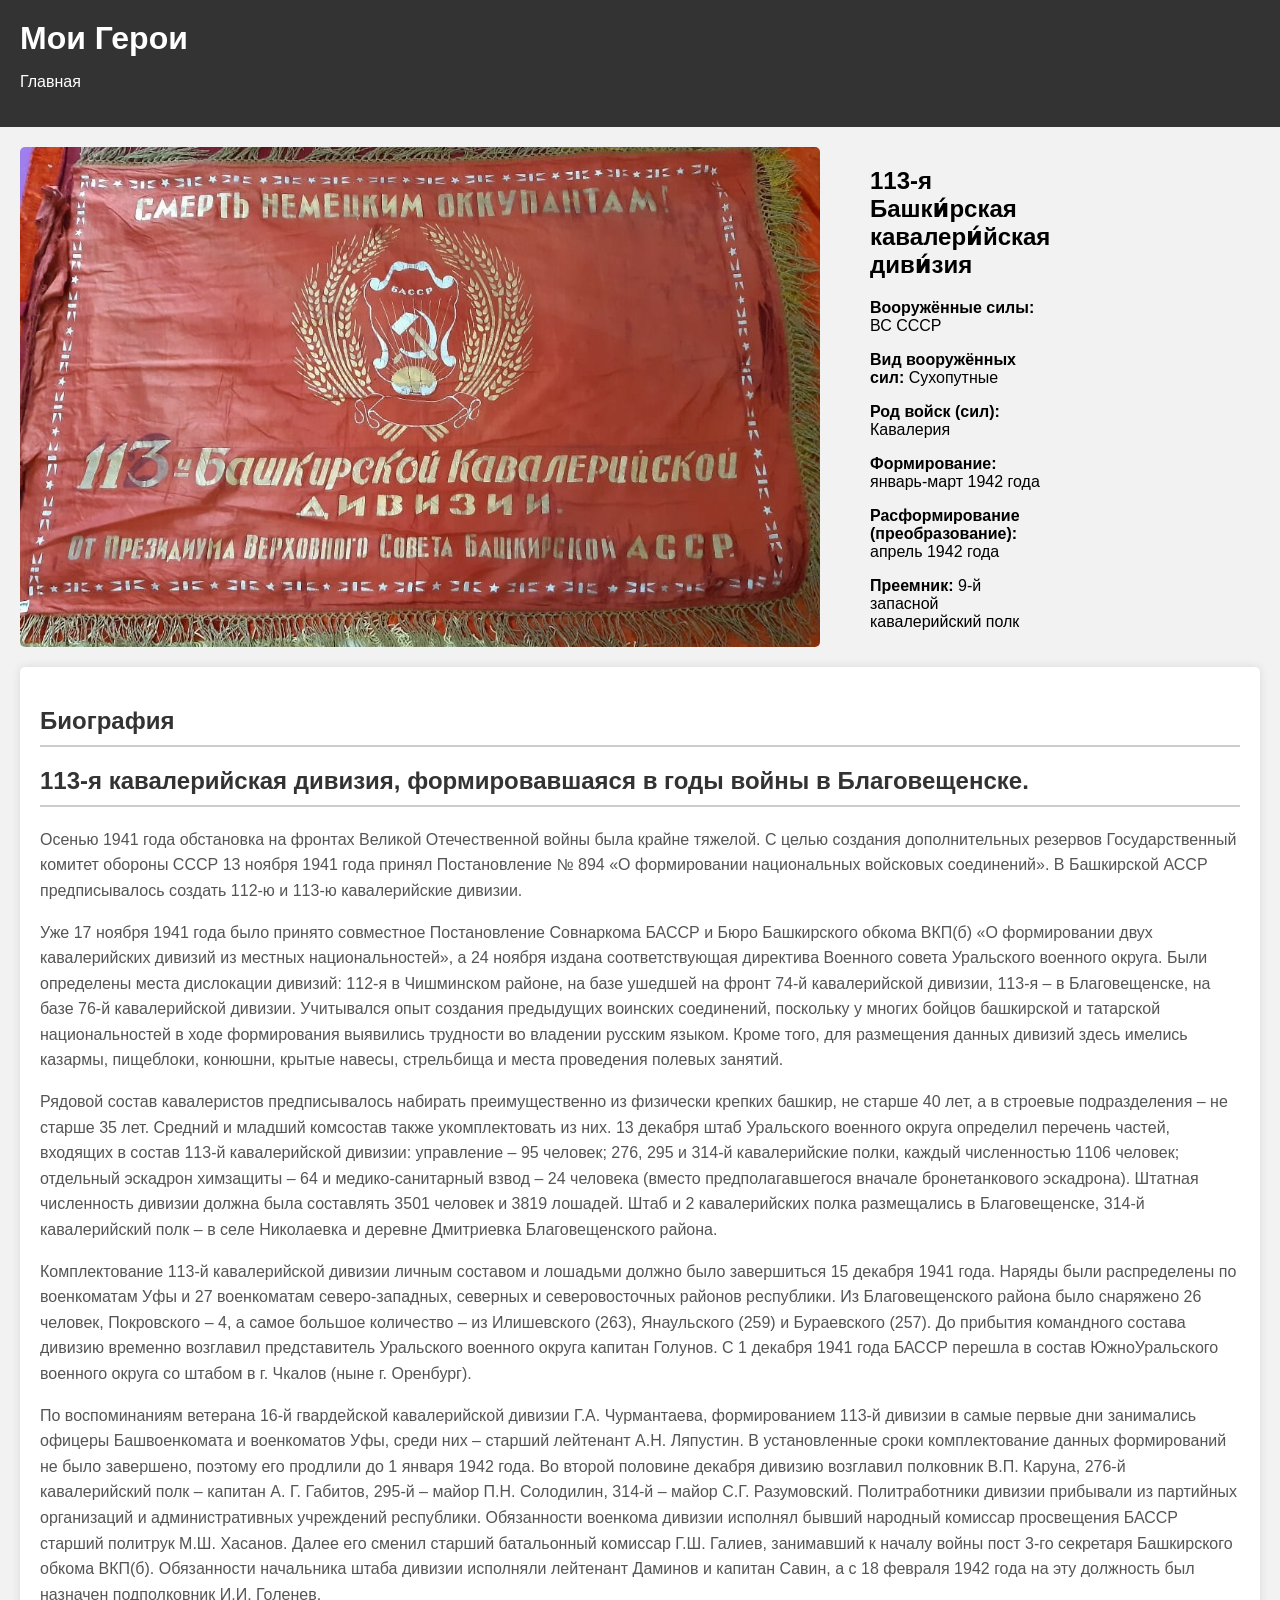
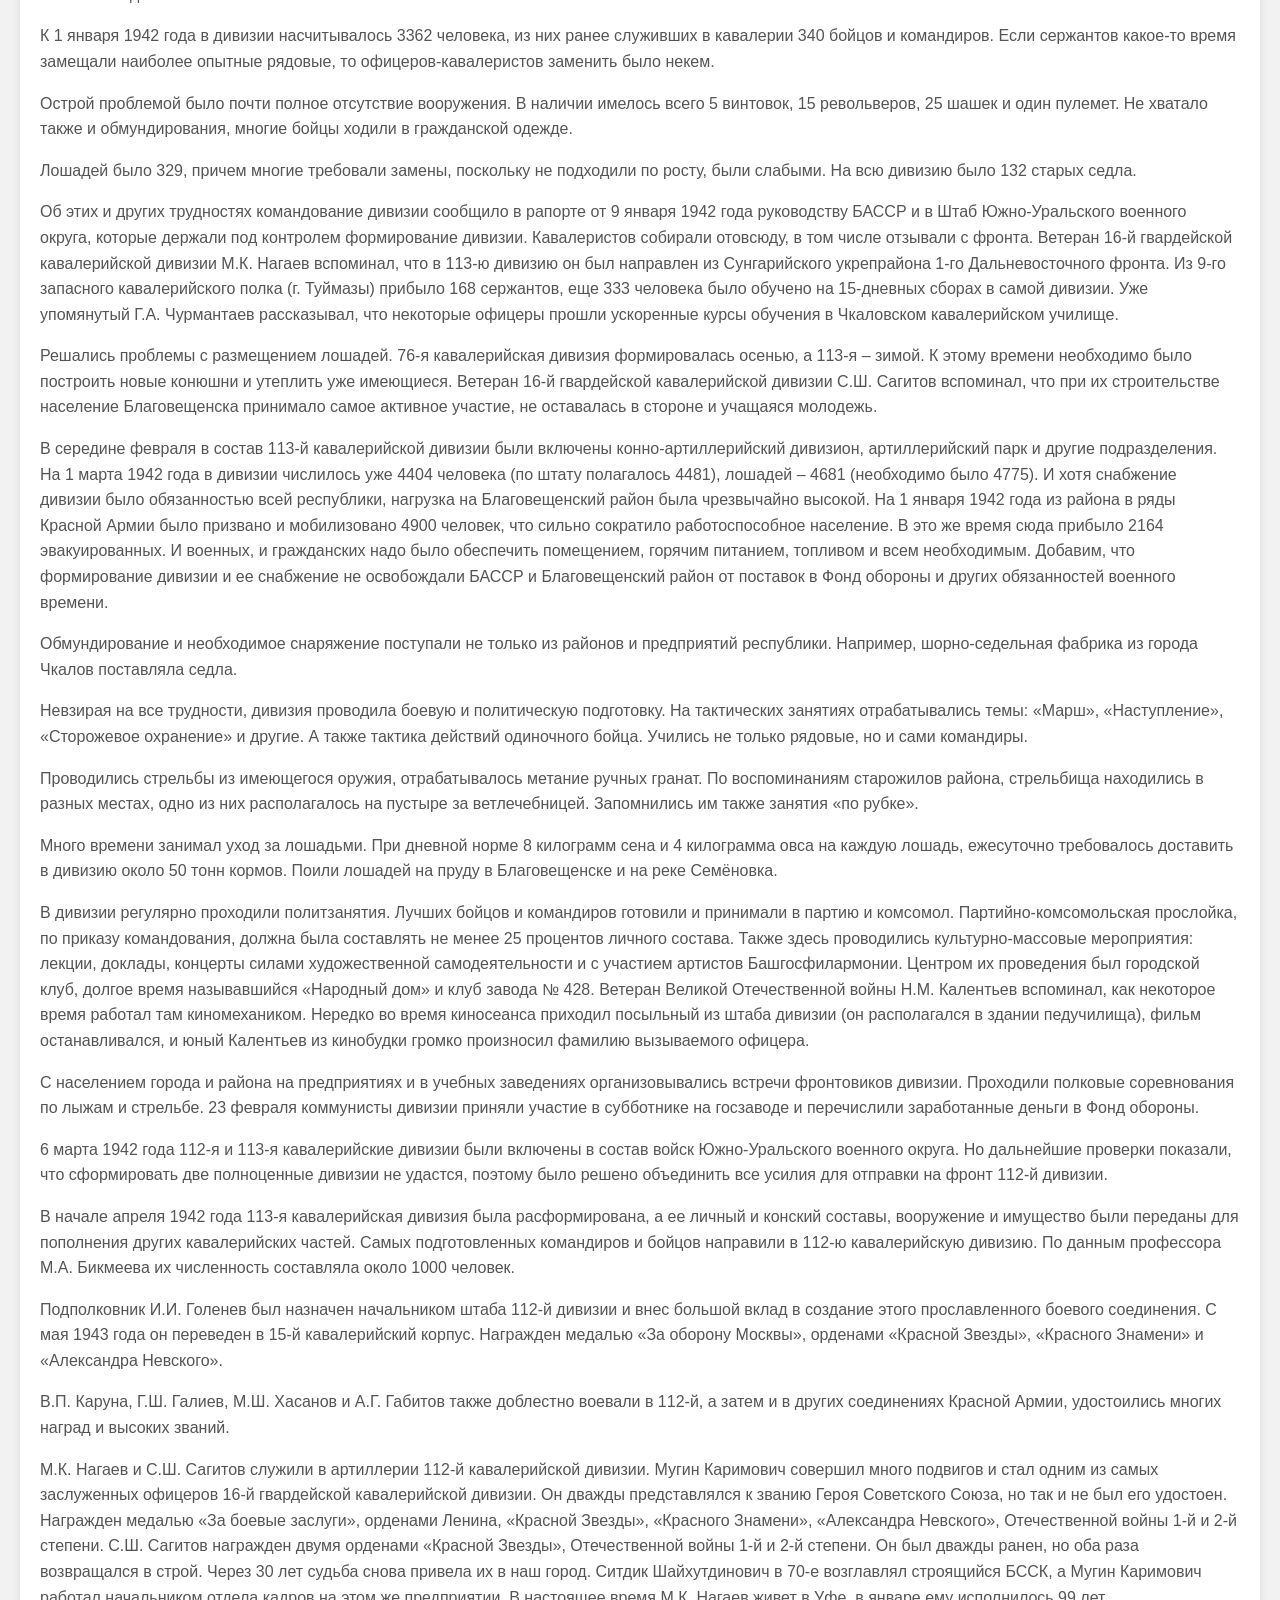
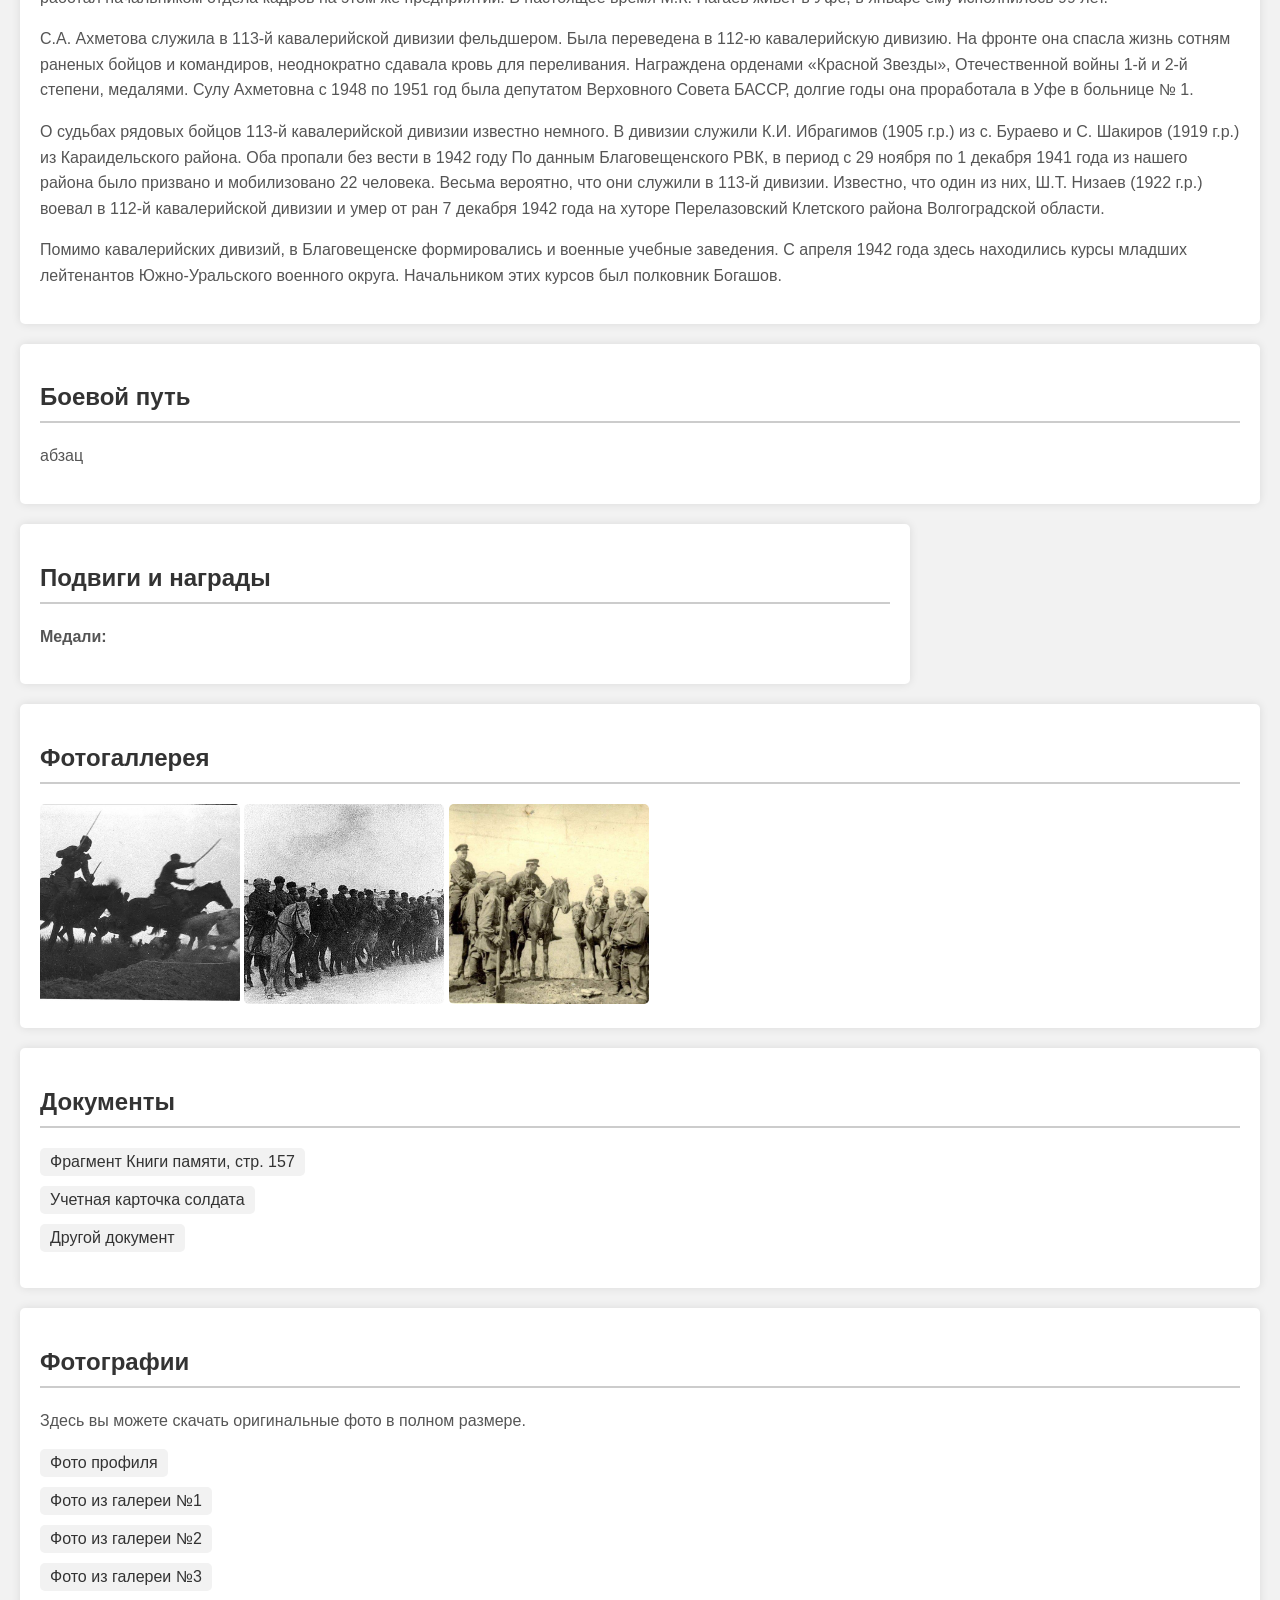
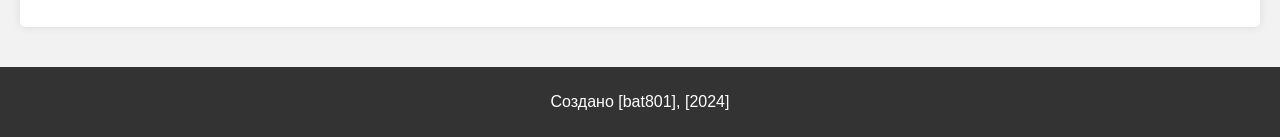
<file: history113n.html>
<!DOCTYPE html>
<html lang="ru">
<head>
    <meta charset="UTF-8">
    <meta name="viewport" content="width=device-width, initial-scale=1.0">
    <title>Мои Герои - 113-я Башки́рская кавалери́йская диви́зия</title>
    <link rel="stylesheet" href="styles.css">
    <style>
        /* CSS стили здесь */
    </style>
</head>
<body>
    <header>
        <h1>Мои Герои</h1>
        <nav>
            <ul>
                <li><a href="nur.html">Главная</a></li>
                <!-- Добавьте ссылки на других прадедушек -->
            </ul>
        </nav>
    </header>
    <main>
        <section class="division-profile">
            <div class="profile-picture-division">
                <img src="images/banner113.jpg" alt="Знамя дивизиии">
            </div>
            <div class="division-info">
                <h2>113-я Башки́рская кавалери́йская диви́зия</h2>
                <p><strong>Вооружённые силы:</strong> ВС СССР</p>
                <p><strong>Вид вооружённых сил:</strong> Сухопутные</p>
                <p><strong>Род войск (сил):</strong> Кавалерия</p>
                <p><strong>Формирование:</strong> январь-март 1942 года</p>
                <p><strong>Расформирование (преобразование):</strong> апрель 1942 года</p>
                <p><strong>Преемник:</strong> 9‑й запасной кавалерийский полк</p>
            </div>
        </section>
        <section class="biography">
            <h2>Биография</h2>
            <h2>113-я кавалерийская дивизия, формировавшаяся в годы войны в Благовещенске.</h2>
            <p>Осенью 1941 года обстановка на фронтах Великой Отечественной войны была крайне тяжелой. С целью создания дополнительных резервов Государственный комитет обороны СССР 13 ноября 1941 года принял Постановление № 894 «О формировании национальных войсковых соединений». В Башкирской АССР предписывалось создать 112-ю и 113-ю кавалерийские дивизии.</p>
            <p>Уже 17 ноября 1941 года было принято совместное Постановление Совнаркома БАССР и Бюро Башкирского обкома ВКП(б) «О формировании двух кавалерийских дивизий из местных национальностей», а 24 ноября издана соответствующая директива Военного совета Уральского военного округа. Были определены места дислокации дивизий: 112-я в Чишминском районе, на базе ушедшей на фронт 74-й кавалерийской дивизии, 113-я – в Благовещенске, на базе 76-й кавалерийской дивизии. Учитывался опыт создания предыдущих воинских соединений, поскольку у многих бойцов башкирской и татарской национальностей в ходе формирования выявились трудности во владении русским языком. Кроме того, для размещения данных дивизий здесь имелись казармы, пищеблоки, конюшни, крытые навесы, стрельбища и места проведения полевых занятий.</p>
            <p>Рядовой состав кавалеристов предписывалось набирать преимущественно из физически крепких башкир, не старше 40 лет, а в строевые подразделения – не старше 35 лет. Средний и младший комсостав также укомплектовать из них. 13 декабря штаб Уральского военного округа определил перечень частей, входящих в состав 113-й кавалерийской дивизии: управление – 95 человек; 276, 295 и 314-й кавалерийские полки, каждый численностью 1106 человек; отдельный эскадрон химзащиты – 64 и медико-санитарный взвод – 24 человека (вместо предполагавшегося вначале бронетанкового эскадрона). Штатная численность дивизии должна была составлять 3501 человек и 3819 лошадей. Штаб и 2 кавалерийских полка размещались в Благовещенске, 314-й кавалерийский полк – в селе Николаевка и деревне Дмитриевка Благовещенского района.</p>
            <p>Комплектование 113-й кавалерийской дивизии личным составом и лошадьми должно было завершиться 15 декабря 1941 года. Наряды были распределены по военкоматам Уфы и 27 военкоматам северо-западных, северных и северовосточных районов республики. Из Благовещенского района было снаряжено 26 человек, Покровского – 4, а самое большое количество – из Илишевского (263), Янаульского (259) и Бураевского (257). До прибытия командного состава дивизию временно возглавил представитель Уральского военного округа капитан Голунов. С 1 декабря 1941 года БАССР перешла в состав ЮжноУральского военного округа со штабом в г. Чкалов (ныне г. Оренбург).</p>
            <p>По воспоминаниям ветерана 16-й гвардейской кавалерийской дивизии Г.А. Чурмантаева, формированием 113-й дивизии в самые первые дни занимались офицеры Башвоенкомата и военкоматов Уфы, среди них – старший лейтенант А.Н. Ляпустин. В установленные сроки комплектование данных формирований не было завершено, поэтому его продлили до 1 января 1942 года. Во второй половине декабря дивизию возглавил полковник В.П. Каруна, 276-й кавалерийский полк – капитан А. Г. Габитов, 295-й – майор П.Н. Солодилин, 314-й – майор С.Г. Разумовский. Политработники дивизии прибывали из партийных организаций и административных учреждений республики. Обязанности военкома дивизии исполнял бывший народный комиссар просвещения БАССР старший политрук М.Ш. Хасанов. Далее его сменил старший батальонный комиссар Г.Ш. Галиев, занимавший к началу войны пост 3-го секретаря Башкирского обкома ВКП(б). Обязанности начальника штаба дивизии исполняли лейтенант Даминов и капитан Савин, а с 18 февраля 1942 года на эту должность был назначен подполковник И.И. Голенев.</p>
            <p>К 1 января 1942 года в дивизии насчитывалось 3362 человека, из них ранее служивших в кавалерии 340 бойцов и командиров. Если сержантов какое-то время замещали наиболее опытные рядовые, то офицеров-кавалеристов заменить было некем.</p>
            <p>Острой проблемой было почти полное отсутствие вооружения. В наличии имелось всего 5 винтовок, 15 револьверов, 25 шашек и один пулемет. Не хватало также и обмундирования, многие бойцы ходили в гражданской одежде.</p>
            <p>Лошадей было 329, причем многие требовали замены, поскольку не подходили по росту, были слабыми. На всю дивизию было 132 старых седла.</p>
            <p>Об этих и других трудностях командование дивизии сообщило в рапорте от 9 января 1942 года руководству БАССР и в Штаб Южно-Уральского военного округа, которые держали под контролем формирование дивизии. Кавалеристов собирали отовсюду, в том числе отзывали с фронта. Ветеран 16-й гвардейской кавалерийской дивизии М.К. Нагаев вспоминал, что в 113-ю дивизию он был направлен из Сунгарийского укрепрайона 1-го Дальневосточного фронта. Из 9-го запасного кавалерийского полка (г. Туймазы) прибыло 168 сержантов, еще 333 человека было обучено на 15-дневных сборах в самой дивизии. Уже упомянутый Г.А. Чурмантаев рассказывал, что некоторые офицеры прошли ускоренные курсы обучения в Чкаловском кавалерийском училище.</p>
            <p>Решались проблемы с размещением лошадей. 76-я кавалерийская дивизия формировалась осенью, а 113-я – зимой. К этому времени необходимо было построить новые конюшни и утеплить уже имеющиеся. Ветеран 16-й гвардейской кавалерийской дивизии С.Ш. Сагитов вспоминал, что при их строительстве население Благовещенска принимало самое активное участие, не оставалась в стороне и учащаяся молодежь.</p>
            <p>В середине февраля в состав 113-й кавалерийской дивизии были включены конно-артиллерийский дивизион, артиллерийский парк и другие подразделения. На 1 марта 1942 года в дивизии числилось уже 4404 человека (по штату полагалось 4481), лошадей – 4681 (необходимо было 4775). И хотя снабжение дивизии было обязанностью всей республики, нагрузка на Благовещенский район была чрезвычайно высокой. На 1 января 1942 года из района в ряды Красной Армии было призвано и мобилизовано 4900 человек, что сильно сократило работоспособное население. В это же время сюда прибыло 2164 эвакуированных. И военных, и гражданских надо было обеспечить помещением, горячим питанием, топливом и всем необходимым. Добавим, что формирование дивизии и ее снабжение не освобождали БАССР и Благовещенский район от поставок в Фонд обороны и других обязанностей военного времени.</p>
            <p>Обмундирование и необходимое снаряжение поступали не только из районов и предприятий республики. Например, шорно-седельная фабрика из города Чкалов поставляла седла.</p>
            <p>Невзирая на все трудности, дивизия проводила боевую и политическую подготовку. На тактических занятиях отрабатывались темы: «Марш», «Наступление», «Сторожевое охранение» и другие. А также тактика действий одиночного бойца. Учились не только рядовые, но и сами командиры.</p>
            <p>Проводились стрельбы из имеющегося оружия, отрабатывалось метание ручных гранат. По воспоминаниям старожилов района, стрельбища находились в разных местах, одно из них располагалось на пустыре за ветлечебницей. Запомнились им также занятия «по рубке».</p>
            <p>Много времени занимал уход за лошадьми. При дневной норме 8 килограмм сена и 4 килограмма овса на каждую лошадь, ежесуточно требовалось доставить в дивизию около 50 тонн кормов. Поили лошадей на пруду в Благовещенске и на реке Семёновка.</p>
            <p>В дивизии регулярно проходили политзанятия. Лучших бойцов и командиров готовили и принимали в партию и комсомол. Партийно-комсомольская прослойка, по приказу командования, должна была составлять не менее 25 процентов личного состава. Также здесь проводились культурно-массовые мероприятия: лекции, доклады, концерты силами художественной самодеятельности и с участием артистов Башгосфилармонии. Центром их проведения был городской клуб, долгое время называвшийся «Народный дом» и клуб завода № 428. Ветеран Великой Отечественной войны Н.М. Калентьев вспоминал, как некоторое время работал там киномехаником. Нередко во время киносеанса приходил посыльный из штаба дивизии (он располагался в здании педучилища), фильм останавливался, и юный Калентьев из кинобудки громко произносил фамилию вызываемого офицера.</p>
            <p>С населением города и района на предприятиях и в учебных заведениях организовывались встречи фронтовиков дивизии. Проходили полковые соревнования по лыжам и стрельбе. 23 февраля коммунисты дивизии приняли участие в субботнике на госзаводе и перечислили заработанные деньги в Фонд обороны.</p>
            <p>6 марта 1942 года 112-я и 113-я кавалерийские дивизии были включены в состав войск Южно-Уральского военного округа. Но дальнейшие проверки показали, что сформировать две полноценные дивизии не удастся, поэтому было решено объединить все усилия для отправки на фронт 112-й дивизии.</p>
            <p>В начале апреля 1942 года 113-я кавалерийская дивизия была расформирована, а ее личный и конский составы, вооружение и имущество были переданы для пополнения других кавалерийских частей. Самых подготовленных командиров и бойцов направили в 112-ю кавалерийскую дивизию. По данным профессора М.А. Бикмеева их численность составляла около 1000 человек.</p>
            <p>Подполковник И.И. Голенев был назначен начальником штаба 112-й дивизии и внес большой вклад в создание этого прославленного боевого соединения. С мая 1943 года он переведен в 15-й кавалерийский корпус. Награжден медалью «За оборону Москвы», орденами «Красной Звезды», «Красного Знамени» и «Александра Невского».</p>
            <p>В.П. Каруна, Г.Ш. Галиев, М.Ш. Хасанов и А.Г. Габитов также доблестно воевали в 112-й, а затем и в других соединениях Красной Армии, удостоились многих наград и высоких званий.</p>
            <p>М.К. Нагаев и С.Ш. Сагитов служили в артиллерии 112-й кавалерийской дивизии. Мугин Каримович совершил много подвигов и стал одним из самых заслуженных офицеров 16-й гвардейской кавалерийской дивизии. Он дважды представлялся к званию Героя Советского Союза, но так и не был его удостоен. Награжден медалью «За боевые заслуги», орденами Ленина, «Красной Звезды», «Красного Знамени», «Александра Невского», Отечественной войны 1-й и 2-й степени. С.Ш. Сагитов награжден двумя орденами «Красной Звезды», Отечественной войны 1-й и 2-й степени. Он был дважды ранен, но оба раза возвращался в строй. Через 30 лет судьба снова привела их в наш город. Ситдик Шайхутдинович в 70-е возглавлял строящийся БССК, а Мугин Каримович работал начальником отдела кадров на этом же предприятии. В настоящее время М.К. Нагаев живет в Уфе, в январе ему исполнилось 99 лет.</p>
            <p>С.А. Ахметова служила в 113-й кавалерийской дивизии фельдшером. Была переведена в 112-ю кавалерийскую дивизию. На фронте она спасла жизнь сотням раненых бойцов и командиров, неоднократно сдавала кровь для переливания. Награждена орденами «Красной Звезды», Отечественной войны 1-й и 2-й степени, медалями. Сулу Ахметовна с 1948 по 1951 год была депутатом Верховного Совета БАССР, долгие годы она проработала в Уфе в больнице № 1.</p>
            <p>О судьбах рядовых бойцов 113-й кавалерийской дивизии известно немного. В дивизии служили К.И. Ибрагимов (1905 г.р.) из с. Бураево и С. Шакиров (1919 г.р.) из Караидельского района. Оба пропали без вести в 1942 году По данным Благовещенского РВК, в период с 29 ноября по 1 декабря 1941 года из нашего района было призвано и мобилизовано 22 человека. Весьма вероятно, что они служили в 113-й дивизии. Известно, что один из них, Ш.Т. Низаев (1922 г.р.) воевал в 112-й кавалерийской дивизии и умер от ран 7 декабря 1942 года на хуторе Перелазовский Клетского района Волгоградской области.</p>
            <p>Помимо кавалерийских дивизий, в Благовещенске формировались и военные учебные заведения. С апреля 1942 года здесь находились курсы младших лейтенантов Южно-Уральского военного округа. Начальником этих курсов был полковник Богашов.</p>
        </section>
	<section class="warpath">
    		<h2>Боевой путь</h2>
    		<p>абзац</p>
	</section>

	<section class="achievements">
            <h2>Подвиги и награды</h2>
            <p><strong>Медали:</strong> </p>
        </section>
        
        <section class="photos">
            <h2>Фотогаллерея</h2>
            <div class="photo-gallery">
                <a href="images/division1_image1.jpg" target="_blank">
                    <img src="images/division1_image1.jpg" alt="Фотография 1">
                </a>
                <a href="images/division1_image2.jpg" target="_blank">
                    <img src="images/division1_image2.jpg" alt="Фотография 2">
                </a>
                <a href="images/division1_image2.jpg" target="_blank">
                    <img src="images/division1_image3.jpg" alt="Фотография 3">
                </a>
                <!-- Добавьте другие фотографии с такой же структурой -->
            </div>
        </section>
        <section class="documents">
            <h2>Документы</h2>
            <ul>
                <li><a href="documents/division1_doc1.pdf" download>Фрагмент Книги памяти, стр. 157</a></li>
                <li><a href="documents/division1_doc2.pdf" download>Учетная карточка солдата</a></li>
                <li><a href="documents/division1_doc3.pdf" download>Другой документ</a></li>
                <!-- Добавьте другие документы с такой же структурой -->
            </ul>
        </section>
        <section class="photos_download">
            <h2>Фотографии</h2>
            <p>Здесь вы можете скачать оригинальные фото в полном размере.</p>
            <ul>
                <li><a href="images/division1.png" download>Фото профиля</a></li>
                <li><a href="images/division1_image1.jpg" download>Фото из галереи №1 </a></li>
                <li><a href="images/division1_image2.jpg" download>Фото из галереи №2</a></li>
                <li><a href="images/division1_image3.jpg" download>Фото из галереи №3</a></li>
                <!-- Добавьте другие документы с такой же структурой -->
            </ul>
        </section>
    </main>
    <footer>
        <p>Создано [bat801], [2024]</p>
    </footer>
    <script src="script.js"></script>
</body>
</html>
</file>
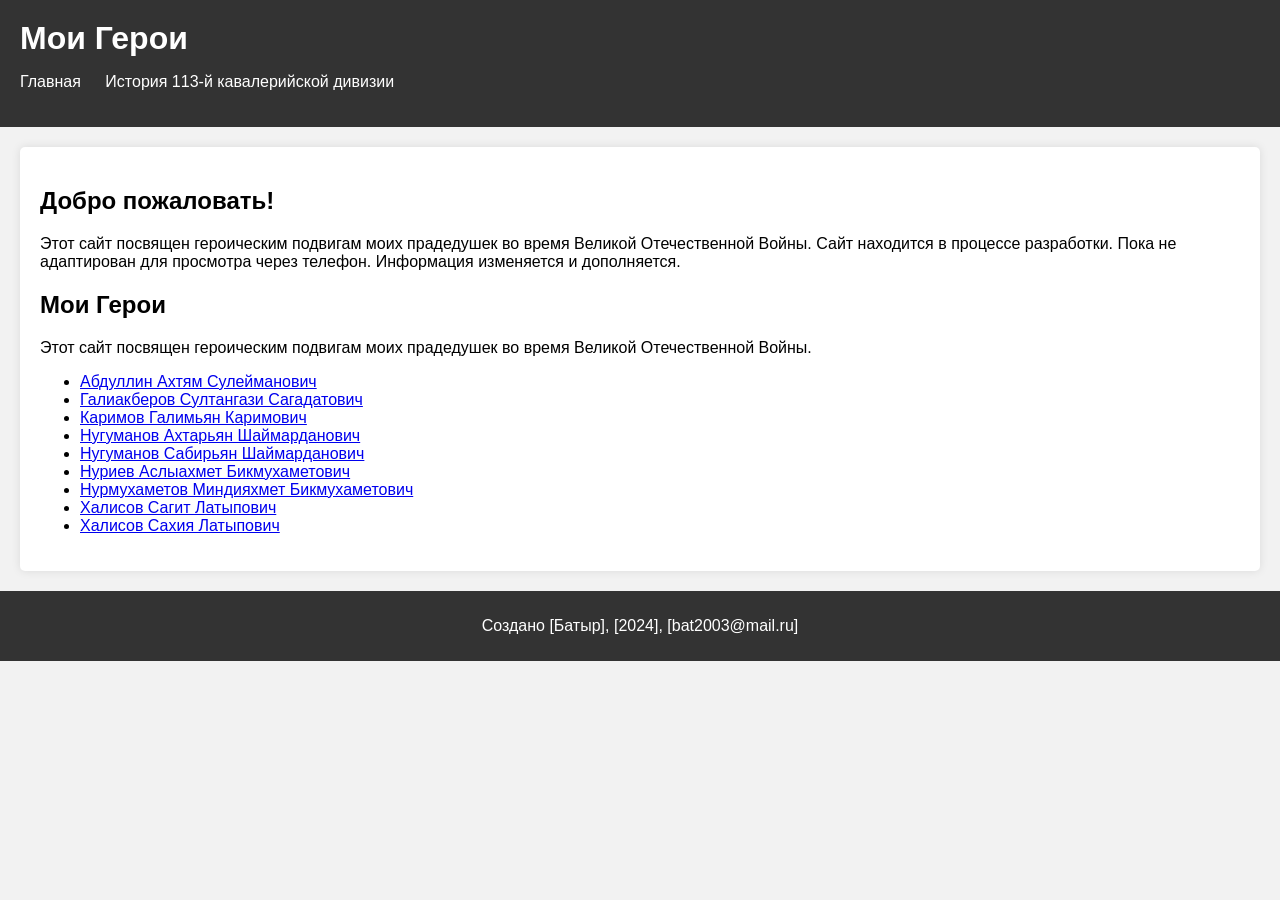
<file: my.html>
<!DOCTYPE html>
<html lang="ru">
<head>
    <meta charset="UTF-8">
    <meta name="viewport" content="width=device-width, initial-scale=1.0">
    <title>Мои Герои - Главная</title>
    <link rel="stylesheet" href="styles.css">
</head>
<body>
    <header>
        <h1>Мои Герои</h1>
        <nav>
            <ul>
                <li><a href="index.html">Главная</a></li>
                <li><a href="history113.html">История 113-й кавалерийской дивизии</a></li>
            </ul>
        </nav>
    </header>
    <main>
        <section class="intro">
            <h2>Добро пожаловать!</h2>
            <p>Этот сайт посвящен героическим подвигам моих прадедушек во время Великой Отечественной Войны. Сайт находится в процессе разработки. Пока не адаптирован для просмотра через телефон. Информация изменяется и дополняется.</p>
            <h2>Мои Герои</h2>
            <p>Этот сайт посвящен героическим подвигам моих прадедушек во время Великой Отечественной Войны.</p>
            <ul>
                <li><a href="soldier6.html">Абдуллин Ахтям Сулейманович</a></li>
                <li><a href="soldier2.html">Галиакберов Султангази Сагадатович</a></li>
                <li><a href="soldier3.html">Каримов Галимьян Каримович</a></li>
                <li><a href="soldier4.html">Нугуманов Ахтарьян Шаймарданович</a></li>
                <li><a href="soldier5.html">Нугуманов Сабирьян Шаймарданович</a></li>
                <li><a href="soldier1.html">Нуриев Аслыахмет Бикмухаметович</a></li>
                <li><a href="soldier7.html">Нурмухаметов Миндияхмет Бикмухаметович</a></li>
                <li><a href="soldier8.html">Халисов Сагит Латыпович</a></li>
                <li><a href="soldier9.html">Халисов Сахия Латыпович</a></li>
            </ul>
        </section>
        <!-- Здесь может быть дополнительный контент, если нужно -->
    </main>
    <footer>
        <p>Создано [Батыр], [2024], [bat2003@mail.ru]</p>
    </footer>
</body>
</html>
</file>
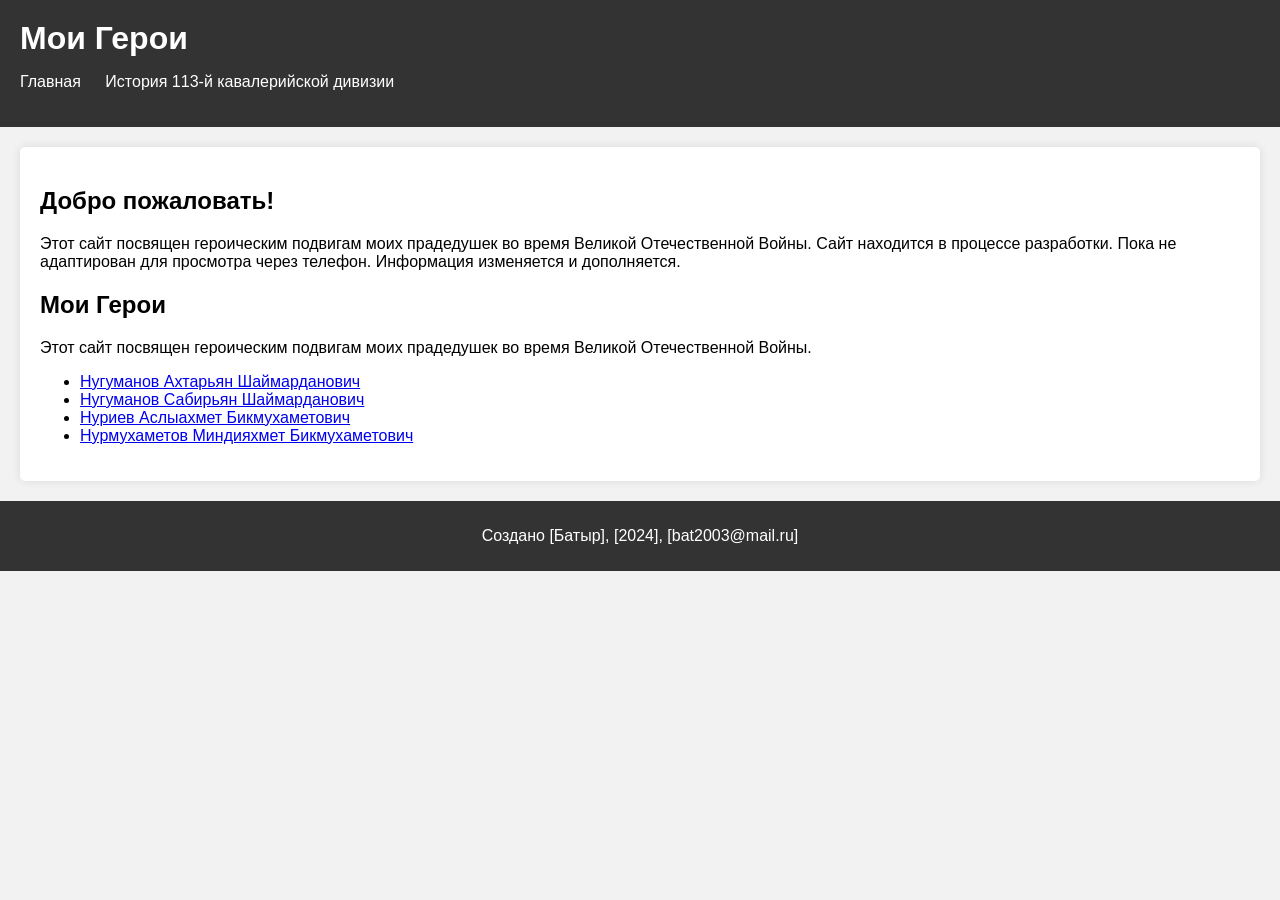
<file: nur.html>
<!DOCTYPE html>
<html lang="ru">
<head>
    <meta charset="UTF-8">
    <meta name="viewport" content="width=device-width, initial-scale=1.0">
    <title>Мои Герои - Главная</title>
    <link rel="stylesheet" href="styles.css">
</head>
<body>
    <header>
        <h1>Мои Герои</h1>
        <nav>
            <ul>
                <li><a href="nur.html">Главная</a></li>
                <li><a href="history113n.html">История 113-й кавалерийской дивизии</a></li>
            </ul>
        </nav>
    </header>
    <main>
        <section class="intro">
            <h2>Добро пожаловать!</h2>
            <p>Этот сайт посвящен героическим подвигам моих прадедушек во время Великой Отечественной Войны. Сайт находится в процессе разработки. Пока не адаптирован для просмотра через телефон. Информация изменяется и дополняется.</p>
            <h2>Мои Герои</h2>
            <p>Этот сайт посвящен героическим подвигам моих прадедушек во время Великой Отечественной Войны.</p>
            <ul>
                <li><a href="soldier4.html">Нугуманов Ахтарьян Шаймарданович</a></li>
                <li><a href="soldier5.html">Нугуманов Сабирьян Шаймарданович</a></li>
                <li><a href="soldier1.html">Нуриев Аслыахмет Бикмухаметович</a></li>
                <li><a href="soldier7.html">Нурмухаметов Миндияхмет Бикмухаметович</a></li>
        </section>
        <!-- Здесь может быть дополнительный контент, если нужно -->
    </main>
    <footer>
        <p>Создано [Батыр], [2024], [bat2003@mail.ru]</p>
    </footer>
</body>
</html>
</file>
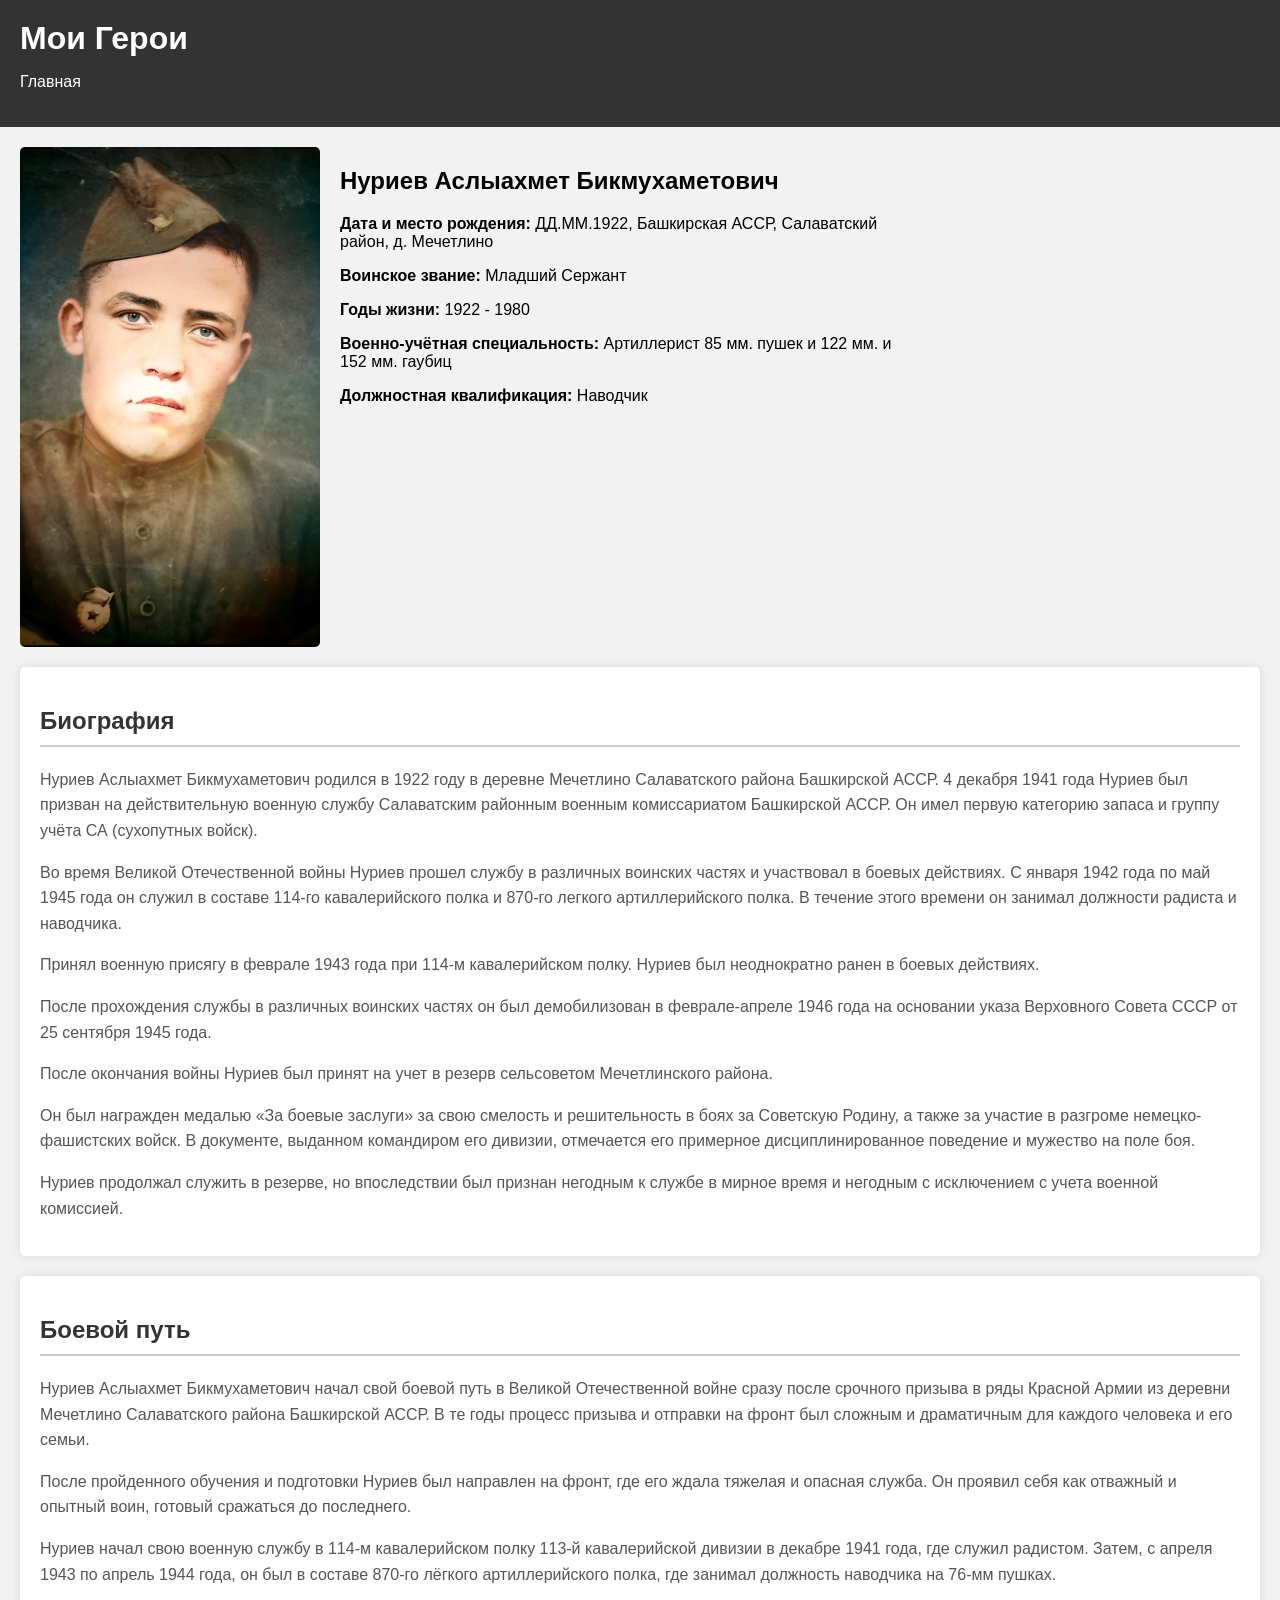
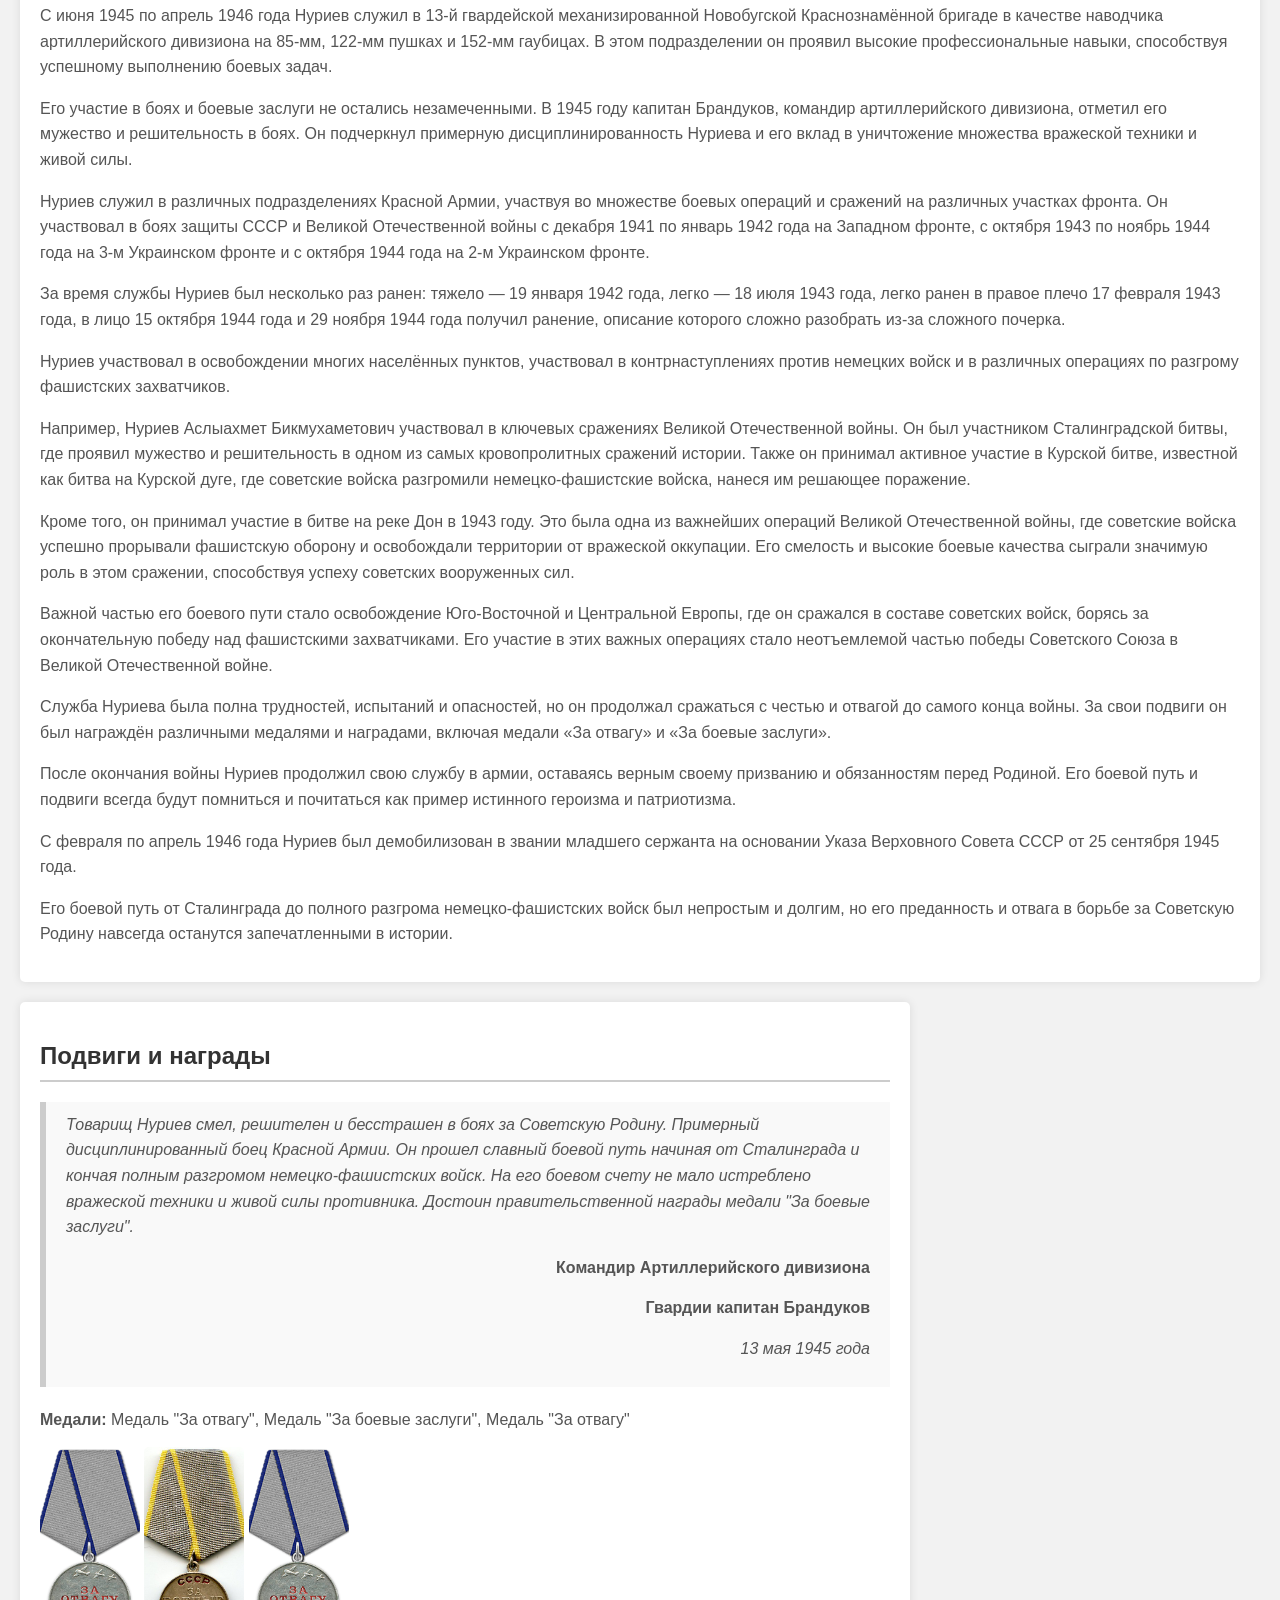
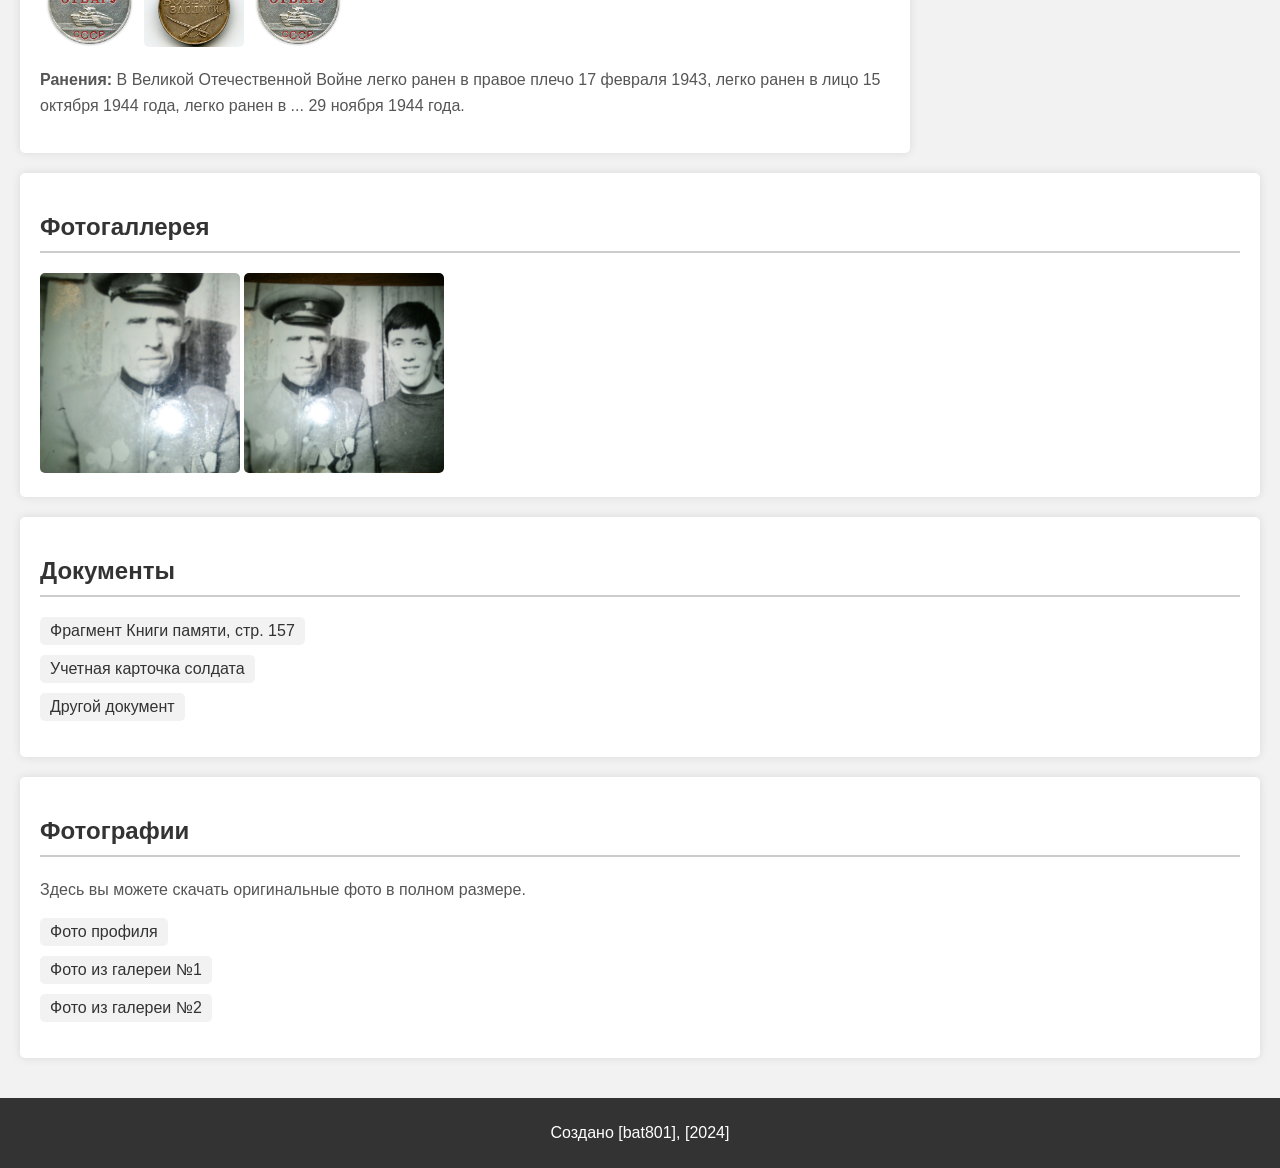
<file: soldier1.html>
<!DOCTYPE html>
<html lang="ru">
<head>
    <meta charset="UTF-8">
    <meta name="viewport" content="width=device-width, initial-scale=1.0">
    <title>Мои Герои - Нуриев Аслыахмет Бикмухаметович</title>
    <link rel="stylesheet" href="styles.css">
    <style>
        /* CSS стили здесь */
    </style>
</head>
<body>
    <header>
        <h1>Мои Герои</h1>
        <nav>
            <ul>
                <li><a href="nur.html">Главная</a></li>
                <!-- Добавьте ссылки на других прадедушек -->
            </ul>
        </nav>
    </header>
    <main>
        <section class="soldier-profile">
            <div class="profile-picture">
                <img src="images/soldier1.png" alt="Нуриев Аслыахмет Бикмухаметович">
            </div>
            <div class="soldier-info">
                <h2>Нуриев Аслыахмет Бикмухаметович</h2>
                <p><strong>Дата и место рождения:</strong> ДД.ММ.1922, Башкирская АССР, Салаватский район, д. Мечетлино</p>
                <p><strong>Воинское звание:</strong> Младший Сержант</p>
                <p><strong>Годы жизни:</strong> 1922 - 1980</p>
                <p><strong>Военно-учётная специальность:</strong> Артиллерист 85 мм. пушек и 122 мм. и 152 мм. гаубиц</p>  
                <p><strong>Должностная квалификация:</strong> Наводчик</p>
            </div>
        </section>
        <section class="biography">
            <h2>Биография</h2>
            <p>Нуриев Аслыахмет Бикмухаметович родился в 1922 году в деревне Мечетлино Салаватского района Башкирской АССР. 4 декабря 1941 года Нуриев был призван на действительную военную службу Салаватским районным военным комиссариатом Башкирской АССР. Он имел первую категорию запаса и группу учёта СА (сухопутных войск).</p>
            <p>Во время Великой Отечественной войны Нуриев прошел службу в различных воинских частях и участвовал в боевых действиях. С января 1942 года по май 1945 года он служил в составе 114-го кавалерийского полка и 870-го легкого артиллерийского полка. В течение этого времени он занимал должности радиста и наводчика.</p> 
            <p>Принял военную присягу в феврале 1943 года при 114-м кавалерийском полку. Нуриев был неоднократно ранен в боевых действиях.</p>
            <p>После прохождения службы в различных воинских частях он был демобилизован в феврале-апреле 1946 года на основании указа Верховного Совета СССР от 25 сентября 1945 года.</p>
            <p>После окончания войны Нуриев был принят на учет в резерв сельсоветом Мечетлинского района.</p>
            <p>Он был награжден медалью «За боевые заслуги» за свою смелость и решительность в боях за Советскую Родину, а также за участие в разгроме немецко-фашистских войск. В документе, выданном командиром его дивизии, отмечается его примерное дисциплинированное поведение и мужество на поле боя.</p>
            <p>Нуриев продолжал служить в резерве, но впоследствии был признан негодным к службе в мирное время и негодным с исключением с учета военной комиссией.</p>
        </section>
	<section class="warpath">
    		<h2>Боевой путь</h2>
    		<p>Нуриев Аслыахмет Бикмухаметович начал свой боевой путь в Великой Отечественной войне сразу после срочного призыва в ряды Красной Армии из деревни Мечетлино Салаватского района Башкирской АССР. В те годы процесс призыва и отправки на фронт был сложным и драматичным для каждого человека и его семьи.</p>
    		<p>После пройденного обучения и подготовки Нуриев был направлен на фронт, где его ждала тяжелая и опасная служба. Он проявил себя как отважный и опытный воин, готовый сражаться до последнего.</p>
    		<p>Нуриев начал свою военную службу в 114-м кавалерийском полку 113-й кавалерийской дивизии в декабре 1941 года, где служил радистом. Затем, с апреля 1943 по апрель 1944 года, он был в составе 870-го лёгкого артиллерийского полка, где занимал должность наводчика на 76-мм пушках.</p>
    		<p>С июня 1945 по апрель 1946 года Нуриев служил в 13-й гвардейской механизированной Новобугской Краснознамённой бригаде в качестве наводчика артиллерийского дивизиона на 85-мм, 122-мм пушках и 152-мм гаубицах. В этом подразделении он проявил высокие профессиональные навыки, способствуя успешному выполнению боевых задач.</p>
    		<p>Его участие в боях и боевые заслуги не остались незамеченными. В 1945 году капитан Брандуков, командир артиллерийского дивизиона, отметил его мужество и решительность в боях. Он подчеркнул примерную дисциплинированность Нуриева и его вклад в уничтожение множества вражеской техники и живой силы.</p>
    		<p>Нуриев служил в различных подразделениях Красной Армии, участвуя во множестве боевых операций и сражений на различных участках фронта. Он участвовал в боях защиты СССР и Великой Отечественной войны с декабря 1941 по январь 1942 года на Западном фронте, с октября 1943 по ноябрь 1944 года на 3-м Украинском фронте и с октября 1944 года на 2-м Украинском фронте.</p>
    		<p>За время службы Нуриев был несколько раз ранен: тяжело — 19 января 1942 года, легко — 18 июля 1943 года, легко ранен в правое плечо 17 февраля 1943 года, в лицо 15 октября 1944 года и 29 ноября 1944 года получил ранение, описание которого сложно разобрать из-за сложного почерка.</p>
    		<p>Нуриев участвовал в освобождении многих населённых пунктов, участвовал в контрнаступлениях против немецких войск и в различных операциях по разгрому фашистских захватчиков.</p>
    		<p>Например, Нуриев Аслыахмет Бикмухаметович участвовал в ключевых сражениях Великой Отечественной войны. Он был участником Сталинградской битвы, где проявил мужество и решительность в одном из самых кровопролитных сражений истории. Также он принимал активное участие в Курской битве, известной как битва на Курской дуге, где советские войска разгромили немецко-фашистские войска, нанеся им решающее поражение.</p>
    		<p>Кроме того, он принимал участие в битве на реке Дон в 1943 году. Это была одна из важнейших операций Великой Отечественной войны, где советские войска успешно прорывали фашистскую оборону и освобождали территории от вражеской оккупации. Его смелость и высокие боевые качества сыграли значимую роль в этом сражении, способствуя успеху советских вооруженных сил.</p>
    		<p>Важной частью его боевого пути стало освобождение Юго-Восточной и Центральной Европы, где он сражался в составе советских войск, борясь за окончательную победу над фашистскими захватчиками. Его участие в этих важных операциях стало неотъемлемой частью победы Советского Союза в Великой Отечественной войне.</p>
    		<p>Служба Нуриева была полна трудностей, испытаний и опасностей, но он продолжал сражаться с честью и отвагой до самого конца войны. За свои подвиги он был награждён различными медалями и наградами, включая медали «За отвагу» и «За боевые заслуги».</p>
    		<p>После окончания войны Нуриев продолжил свою службу в армии, оставаясь верным своему призванию и обязанностям перед Родиной. Его боевой путь и подвиги всегда будут помниться и почитаться как пример истинного героизма и патриотизма.</p>
    		<p>С февраля по апрель 1946 года Нуриев был демобилизован в звании младшего сержанта на основании Указа Верховного Совета СССР от 25 сентября 1945 года.</p>
    		<p>Его боевой путь от Сталинграда до полного разгрома немецко-фашистских войск был непростым и долгим, но его преданность и отвага в борьбе за Советскую Родину навсегда останутся запечатленными в истории.</p>
	</section>

	<section class="achievements">
            <h2>Подвиги и награды</h2>
            <div class="quote">
    		<p class="quote-text">Товарищ Нуриев смел, решителен и бесстрашен в боях за Советскую Родину. Примерный дисциплинированный боец Красной Армии. Он прошел славный боевой путь начиная от Сталинграда и кончая полным разгромом немецко-фашистских войск. На его боевом счету не мало истреблено вражеской техники и живой силы противника. Достоин правительственной награды медали "За боевые заслуги".</p>
    		<div class="quote-signature">
        		<p class="quote-author">Командир Артиллерийского дивизиона</p>
        		<p class="quote-author">Гвардии капитан Брандуков</p>
        		<p class="quote-date">13 мая 1945 года</p>
    		</div>
	    </div>
            <p><strong>Медали:</strong> Медаль "За отвагу", Медаль "За боевые заслуги", Медаль "За отвагу"</p>
        <div class="medal-gallery">
            <a href="images/Medal_of_Honor.png.png" target="_blank">
                <img src="images/Medal_of_Honor.png" alt="Медаль За отвагу">
            </a>
            <a href="images/Medal_for_Merit_in_Combat.jpg" target="_blank">
                <img src="images/Medal_for_Merit_in_Combat.jpg" alt="Медаль За боевые заслуги">
            </a>
            <a href="images/Medal_of_Honor.png.png" target="_blank">
                <img src="images/Medal_of_Honor.png" alt="Медаль За отвагу">
            </a>
            <!-- Добавьте другие медали с такой же структурой -->
        </div>
            <p><strong>Ранения:</strong> В Великой Отечественной Войне легко ранен в правое плечо 17 февраля 1943, легко ранен в лицо 15 октября 1944 года, легко ранен в ... 29 ноября 1944 года.</p>
        </section>
        
        <section class="photos">
            <h2>Фотогаллерея</h2>
            <div class="photo-gallery">
                <a href="images/soldier1_image1.jpg" target="_blank">
                    <img src="images/soldier1_image1.jpg" alt="Фотография 1">
                </a>
                <a href="images/soldier1_image2.jpg" target="_blank">
                    <img src="images/soldier1_image2.jpg" alt="Фотография 2">
                </a>
                <!-- Добавьте другие фотографии с такой же структурой -->
            </div>
        </section>
        <section class="documents">
            <h2>Документы</h2>
            <ul>
                <li><a href="documents/soldier1_doc1.pdf" download>Фрагмент Книги памяти, стр. 157</a></li>
                <li><a href="documents/soldier1_doc2.pdf" download>Учетная карточка солдата</a></li>
                <li><a href="documents/soldier1_doc3.pdf" download>Другой документ</a></li>
                <!-- Добавьте другие документы с такой же структурой -->
            </ul>
        </section>
        <section class="photos_download">
            <h2>Фотографии</h2>
            <p>Здесь вы можете скачать оригинальные фото в полном размере.</p>
            <ul>
                <li><a href="images/soldier1.png" download>Фото профиля</a></li>
                <li><a href="images/soldier1_image1.jpg" download>Фото из галереи №1 </a></li>
                <li><a href="images/soldier1_image1.jpg" download>Фото из галереи №2</a></li>
                <!-- Добавьте другие документы с такой же структурой -->
            </ul>
        </section>
    </main>
    <footer>
        <p>Создано [bat801], [2024]</p>
    </footer>
    <script src="script.js"></script>
</body>
</html>
</file>
<file: styles.css>
body {
    font-family: Arial, sans-serif;
    background-color: #f2f2f2;
    margin: 0;
    padding: 0;
}

header {
    background-color: #333;
    color: #fff;
    padding: 20px;
}

header h1 {
    margin: 0;
    font-size: 2em;
}

nav ul {
    list-style-type: none;
    padding: 0;
}

nav ul li {
    display: inline;
    margin-right: 20px;
}

nav ul li a {
    color: #fff;
    text-decoration: none;
}

main {
    padding: 20px;
}

.intro {
    background-color: #fff;
    padding: 20px;
    border-radius: 5px;
    box-shadow: 0 0 10px rgba(0, 0, 0, 0.1);
}

.profile-picture img {
    width: 300px;
    height: 500px;
    object-fit: cover;
    border-radius: 5px;
    float: right;
}

.profile-picture-division img {
    width: 800px;
    height: 500px;
    object-fit: cover;
    border-radius: 5px;
    float: right;
}

.photo-gallery img {
    width: 200px;
    height: 200px;
    object-fit: cover;
    border-radius: 5px;
}

.medal-gallery img {
    width: 100px;
    height: 200px;
    object-fit: cover;
    border-radius: 5px;
}

footer {
    position: relative;
    width: 100%;
    background-color: #333;
    color: white;
    text-align: center;
    padding: 10px 0;
}

.soldier-info {
    margin-right: 350px;
    margin-left: 0px;
}

.division-info {
    margin-right: 350px;
    margin-left: 50px;
}

.achievements {
    margin-right: 350px;
    margin-left: 0px;
}

.historical-context {
    text-indent: 1.25cm;
    text-align: justify;
    line-height: 1.5;
}

/* Добавленные стили для рамки с фото и личными данными */
.soldier-profile {
    display: flex;
}

.division-profile {
    display: flex;
}

.profile-picture {
    flex: 0 0 auto;
    margin-right: 20px;
}

.soldier-info {
    flex: 1 1 auto;
}

.photos,
.documents,
.photos_download {
    margin-top: 20px;
}

.photos,
.documents,
.photos_download {
    clear: both;
}

.photos ul,
.documents ul,
.photos_download ul {
    list-style: none;
    padding: 0;
}

.photos ul li,
.documents ul li,
.photos_download ul li {
    margin-bottom: 10px;
}

.photos ul li a,
.documents ul li a,
.photos_download ul li a {
    text-decoration: none;
    color: #333;
    display: inline-block;
    padding: 5px 10px;
    background-color: #f2f2f2;
    border-radius: 5px;
}

.photos ul li a:hover,
.documents ul li a:hover,
.photos_download ul li a:hover {
    background-color: #ddd;
}

/* Общие стили для всех секций */
.biography,
.warpath,
.achievements,
.photos,
.documents,
.photos_download {
    margin-top: 20px;
    background-color: #fff;
    padding: 20px;
    border-radius: 5px;
    box-shadow: 0 0 10px rgba(0, 0, 0, 0.1);
    margin-bottom: 20px; /* Добавлен отступ снизу для разделения секций */
}

.biography h2,
.warpath h2,
.achievements h2,
.photos h2,
.documents h2,
.photos_download h2 {
    font-size: 1.5em;
    color: #333;
    border-bottom: 2px solid #ccc;
    padding-bottom: 10px;
}

.biography p,
.warpath p,
.achievements p,
.photos p,
.documents p,
.photos_download p {
    font-size: 1em;
    line-height: 1.6;
    color: #555;
    margin-bottom: 15px;
}

.biography p:first-child,
.warpath p:first-child,
.achievements p:first-child,
.photos p:first-child,
.documents p:first-child,
.photos_download p:first-child {
    margin-top: 0;
}

.biography a,
.warpath a,
.achievements a,
.photos a,
.documents a,
.photos_download a {
    color: #007bff;
    text-decoration: none;
}

.biography a:hover,
.warpath a:hover,
.achievements a:hover,
.photos a:hover,
.documents a:hover,
.photos_download a:hover {
    text-decoration: underline;
}

.quote {
    background-color: #f9f9f9;
    border-left: 6px solid #ccc;
    margin: 20px 0;
    padding: 10px 20px;
}

.quote-signature {
    text-align: right;
}

.quote-text {
    font-style: italic;
    margin-bottom: 10px;
}

.quote-author {
    font-weight: bold;
    margin: 0;
}

.quote-date {
    font-style: italic;
    color: #888;
    margin: 0;
}
</file>
